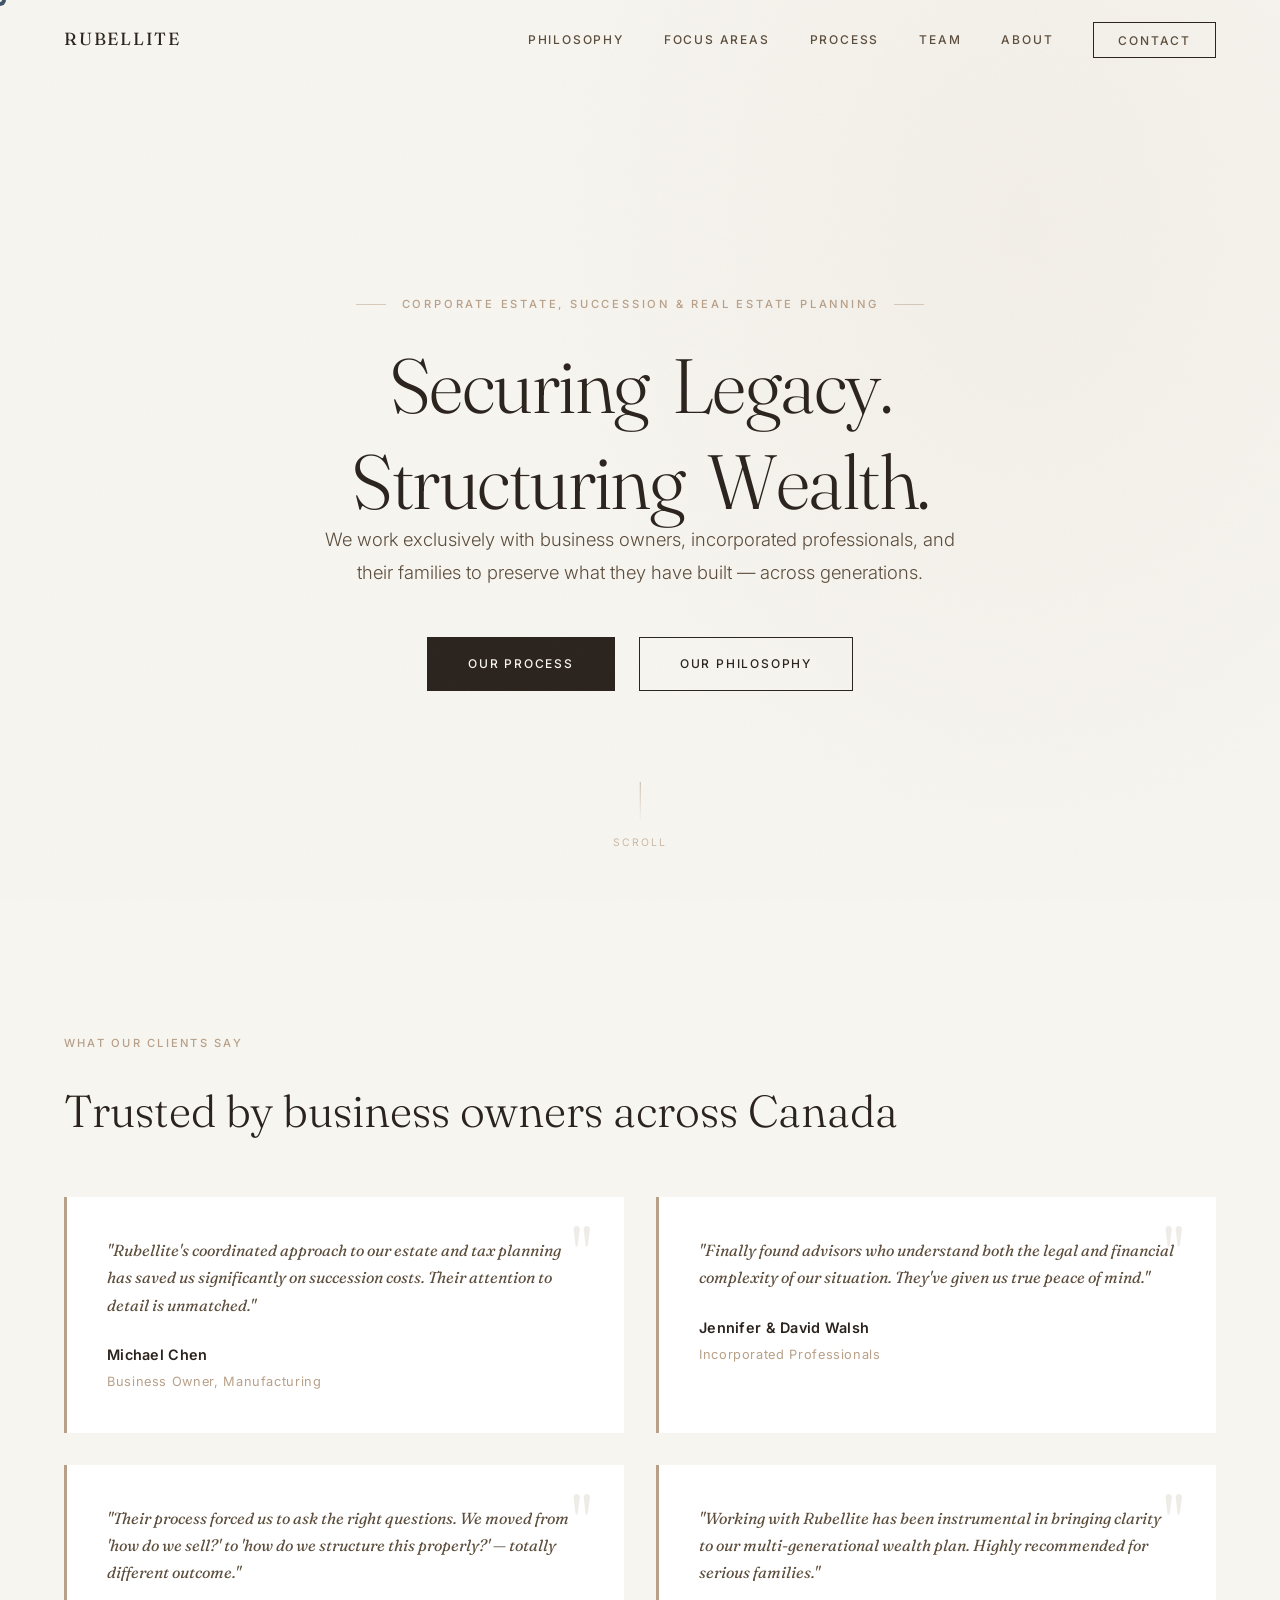
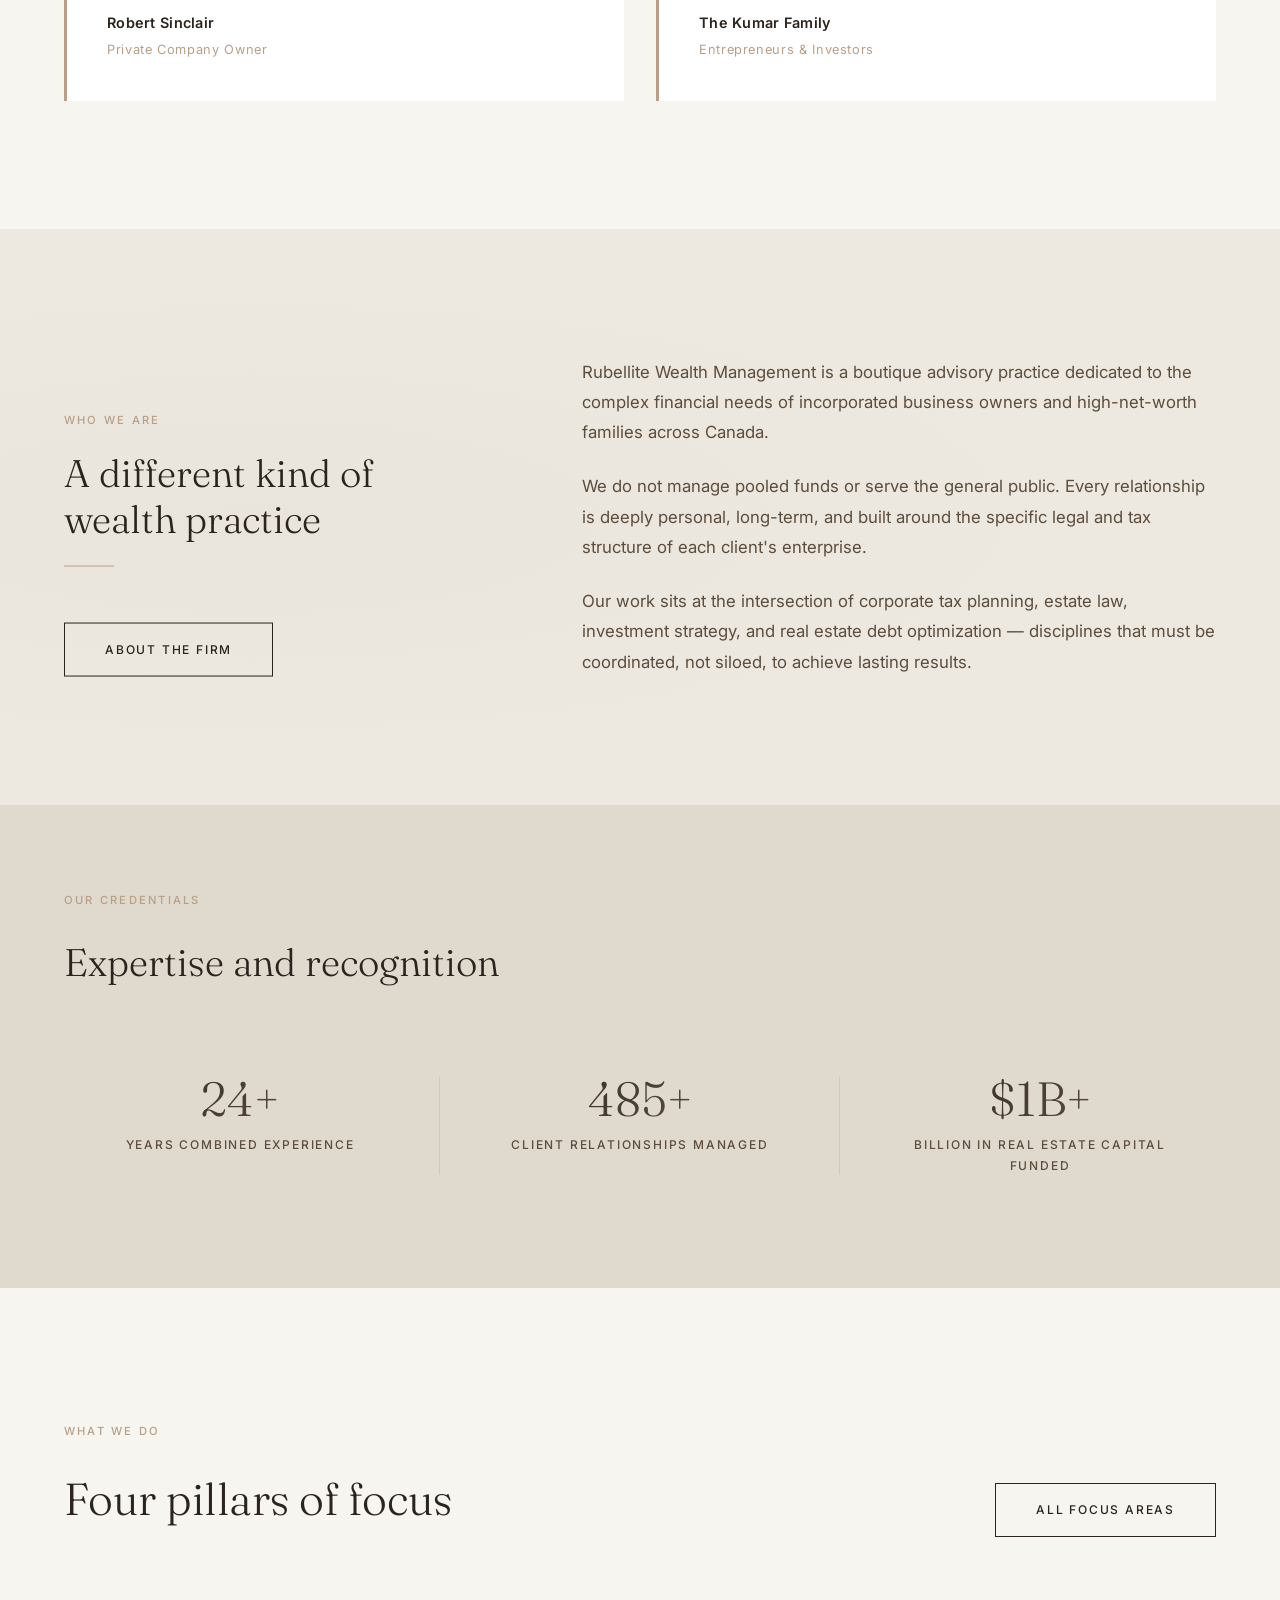
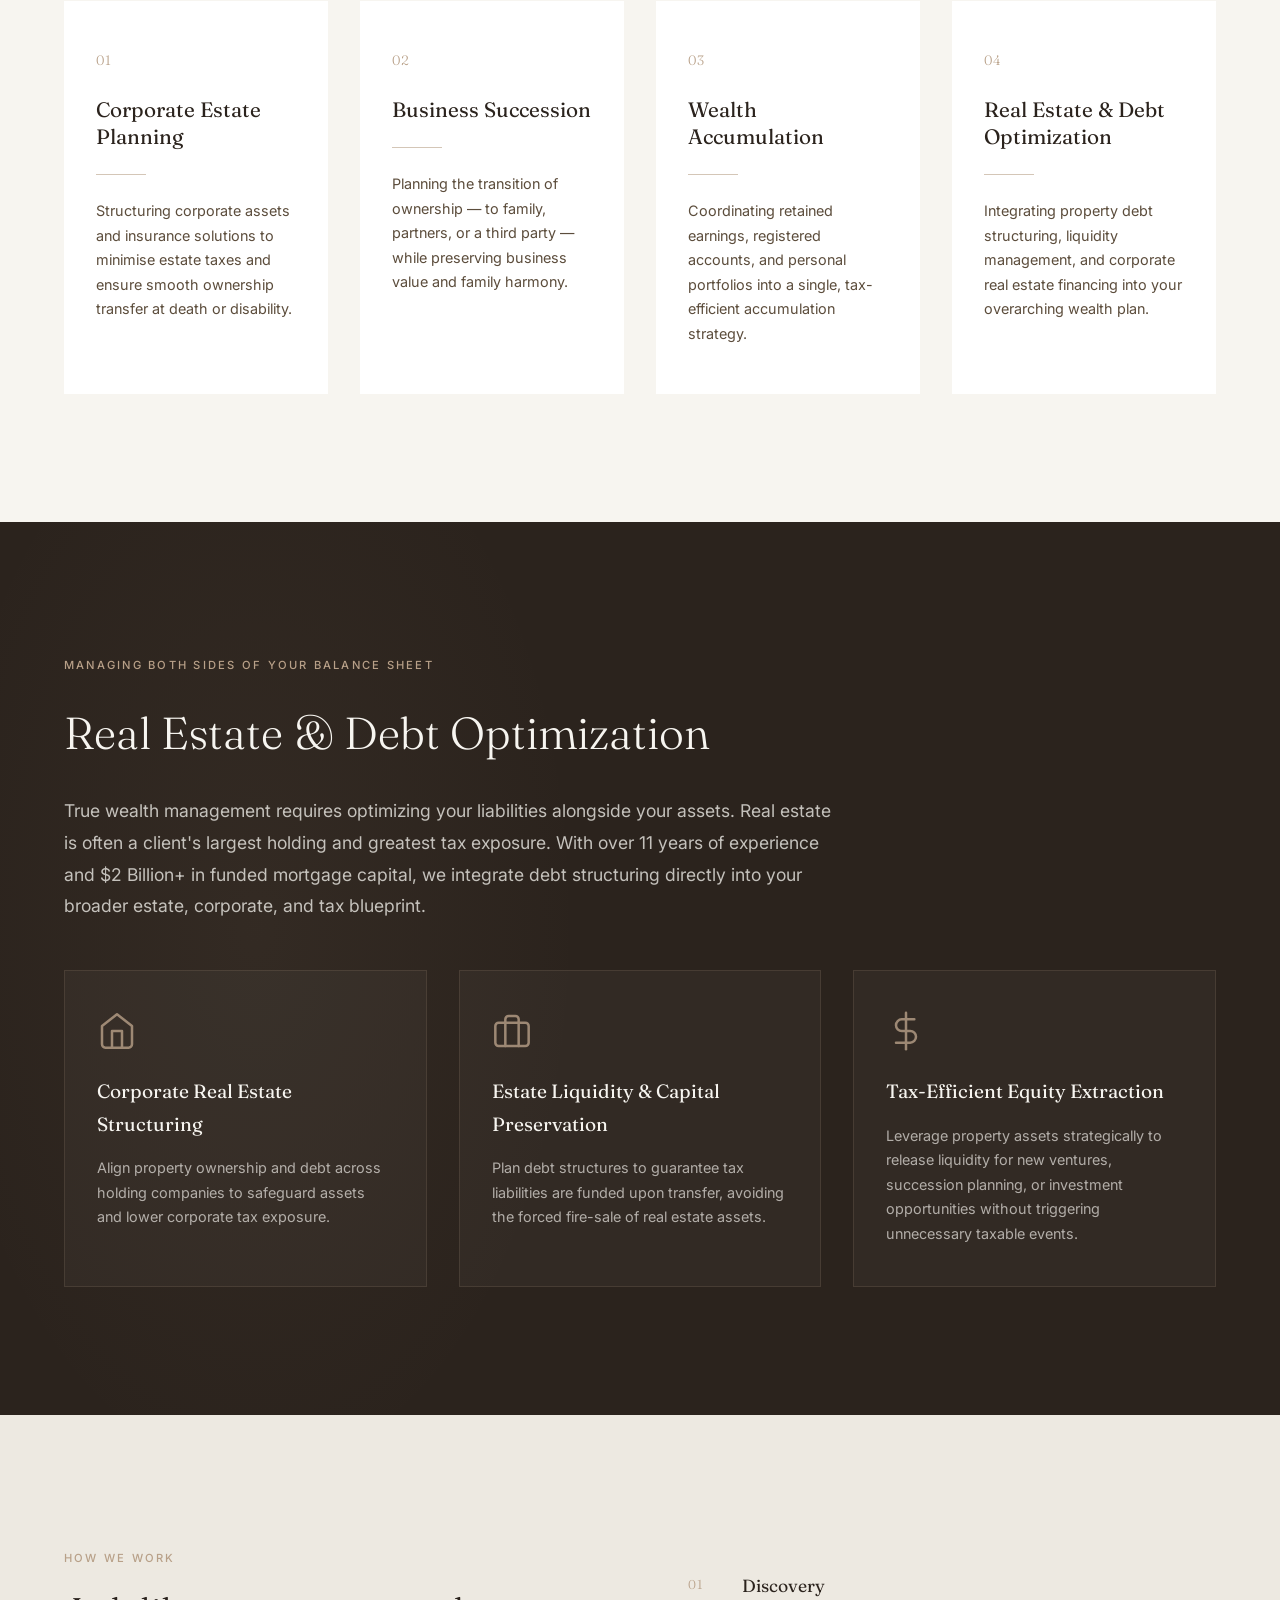
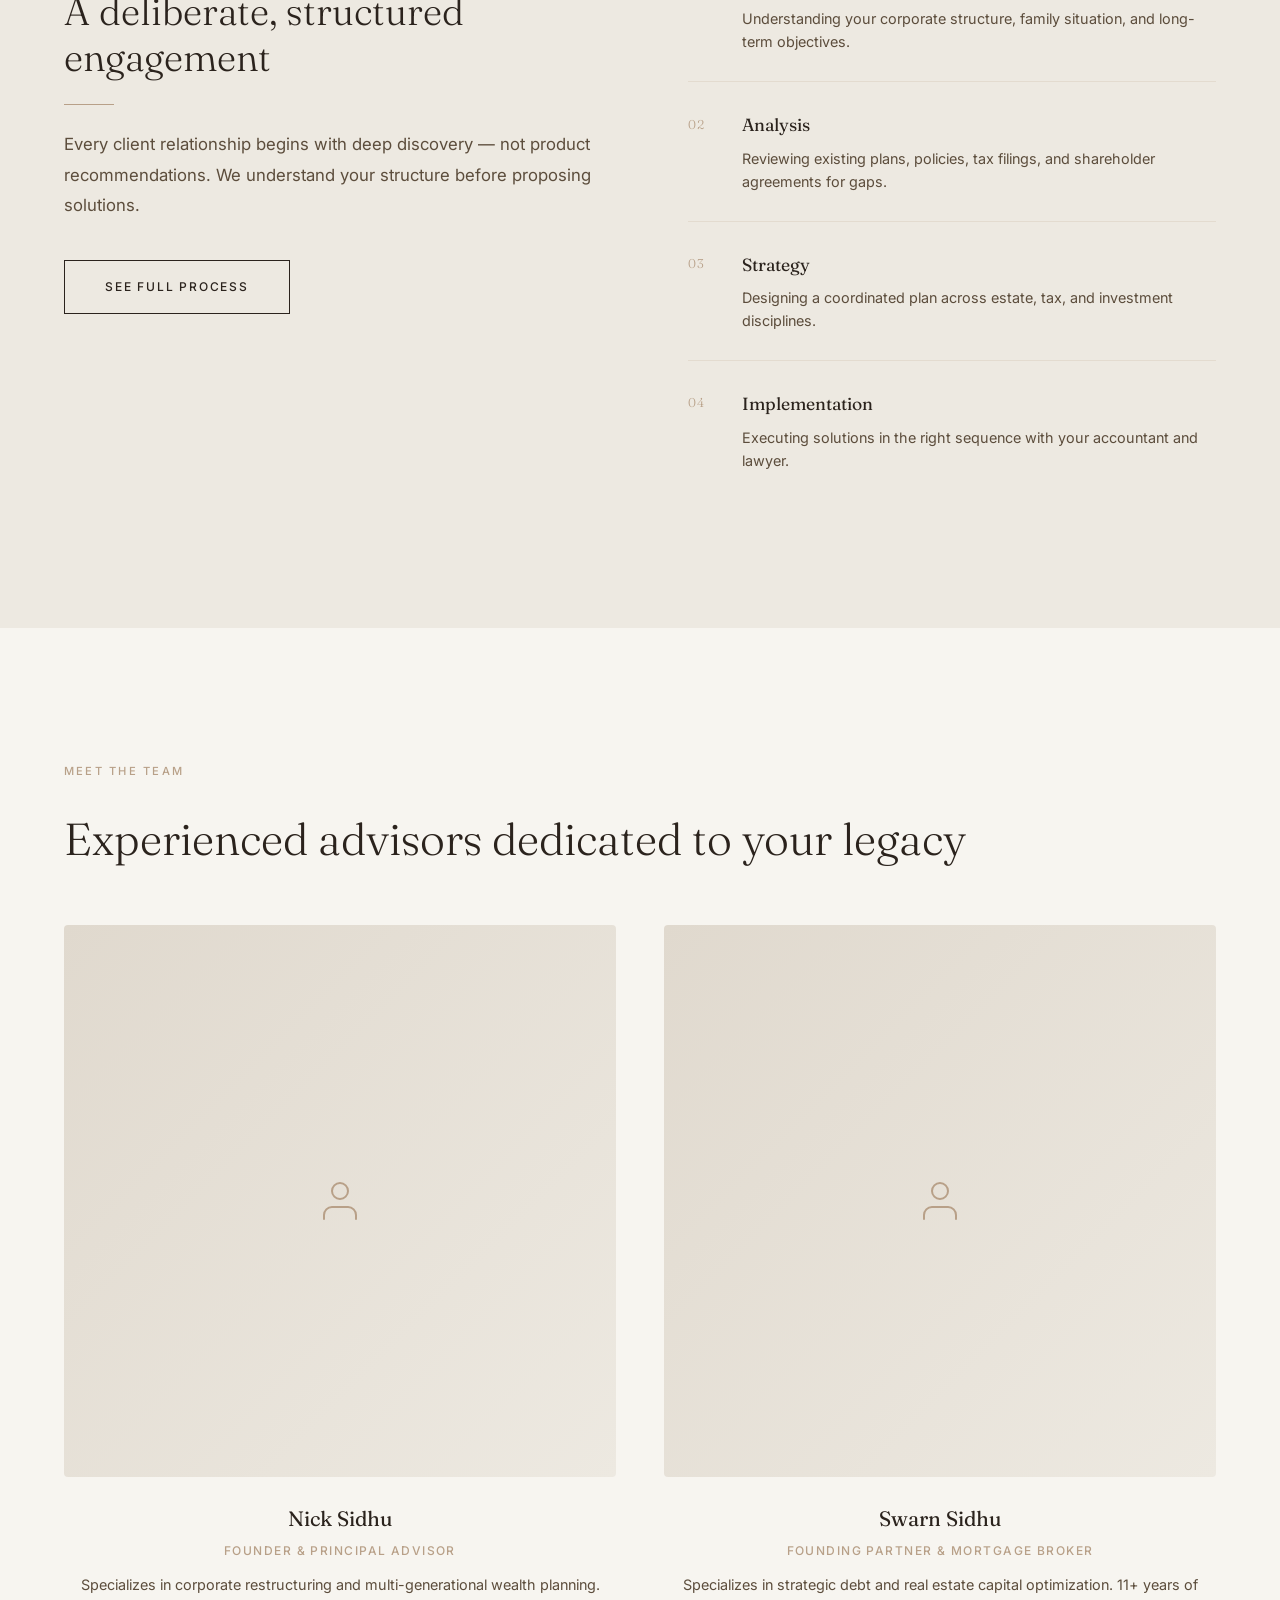
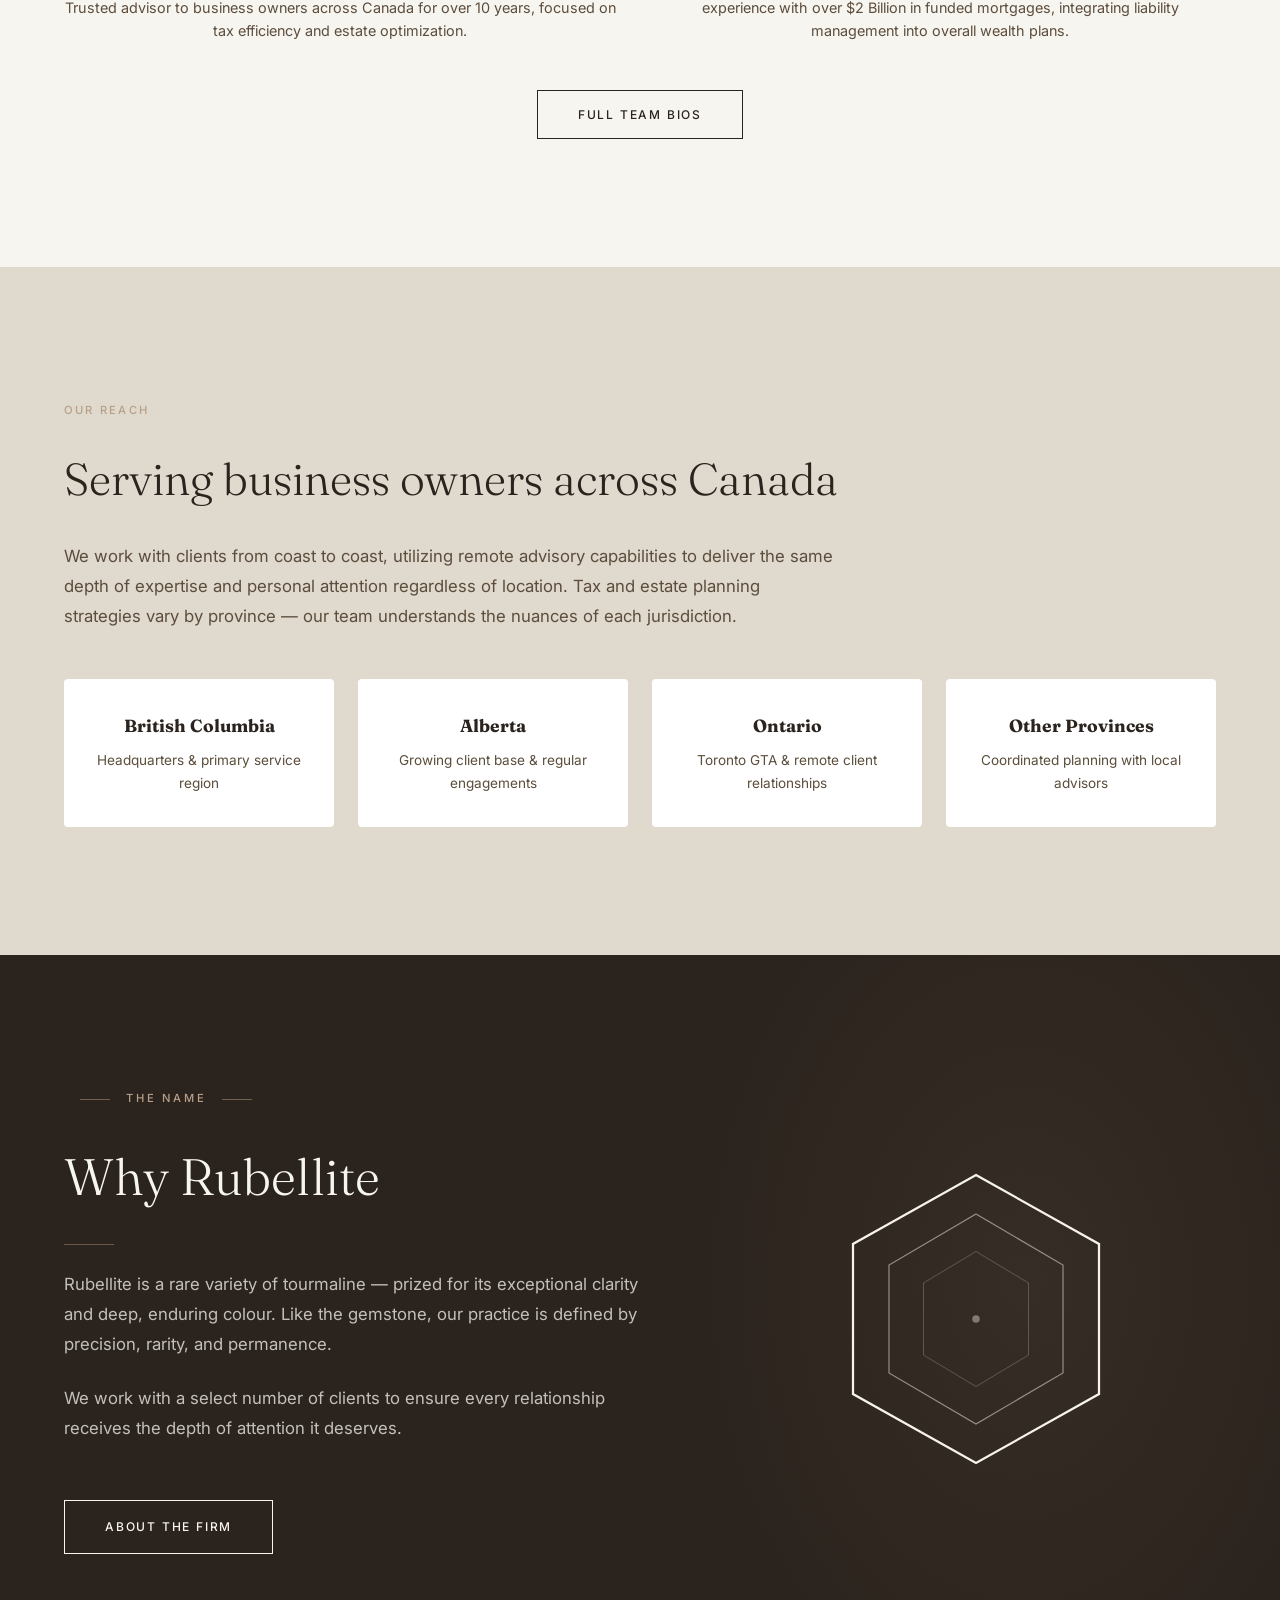
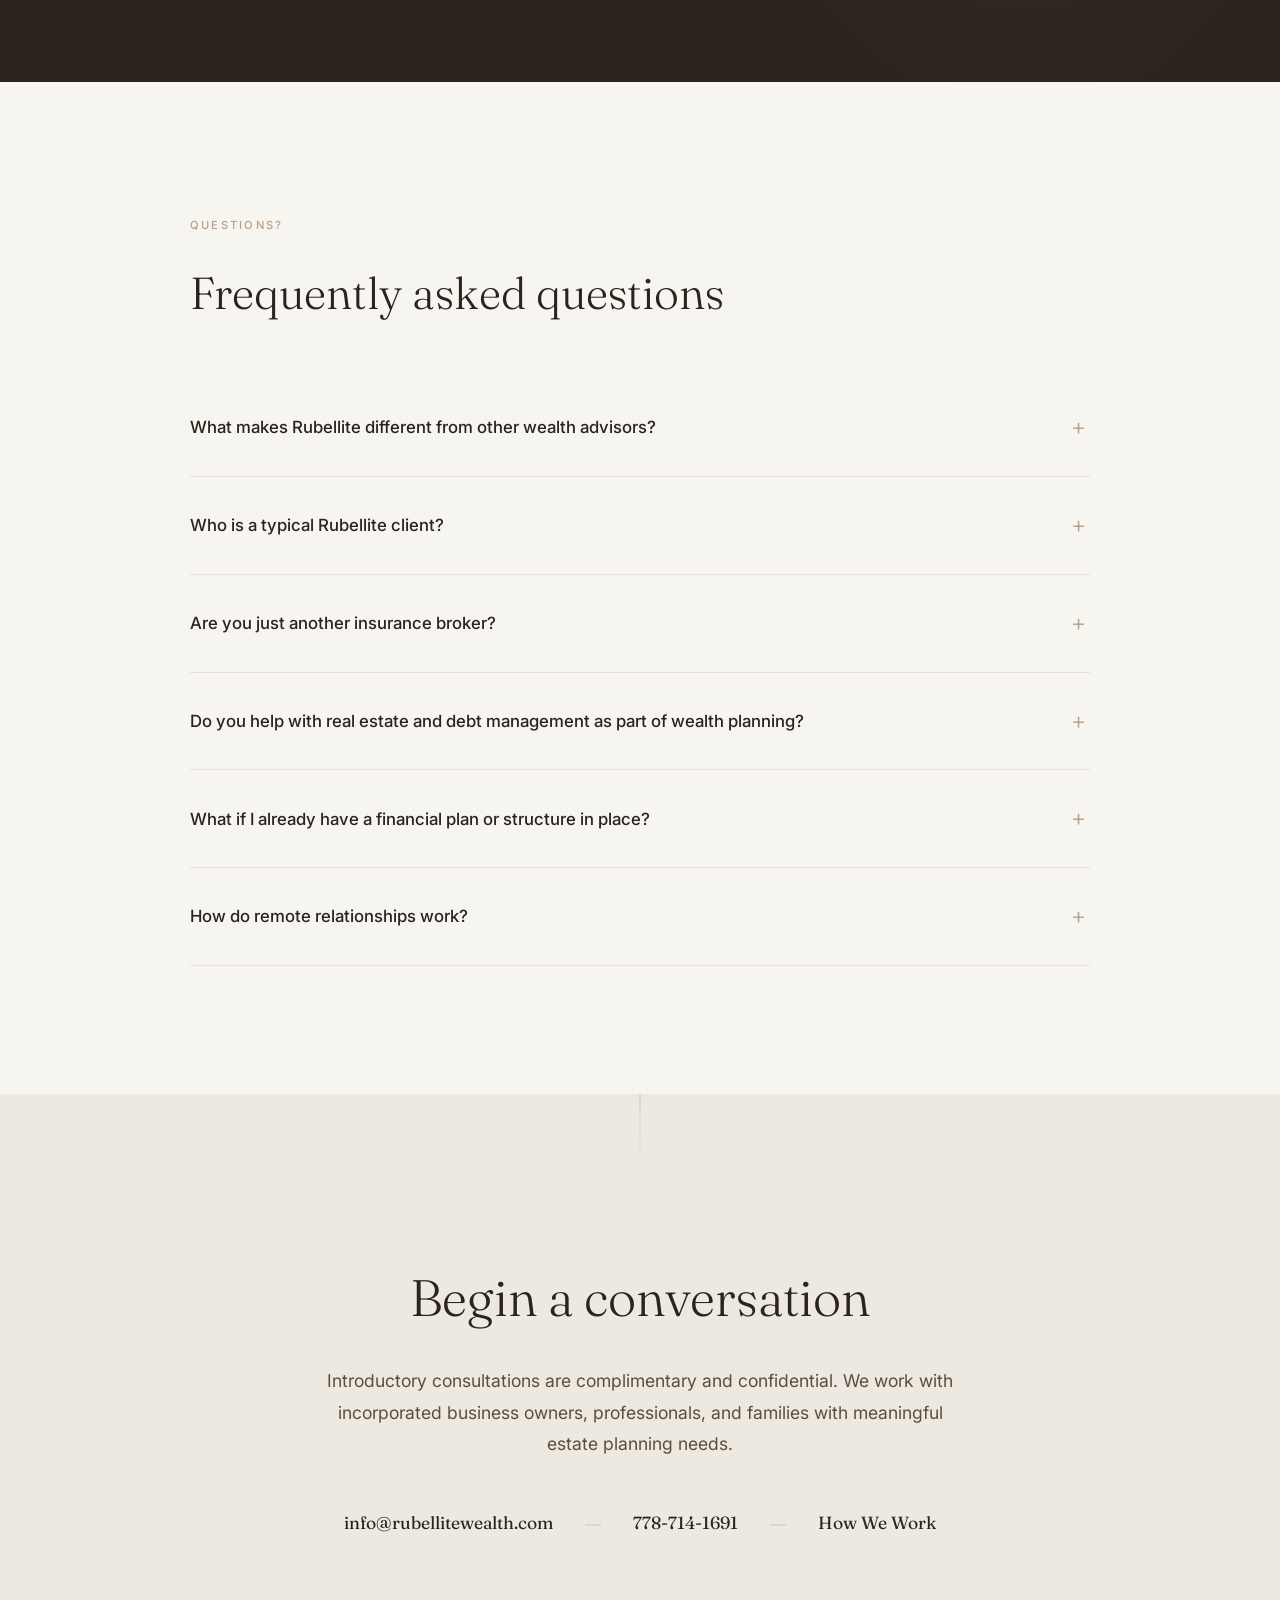
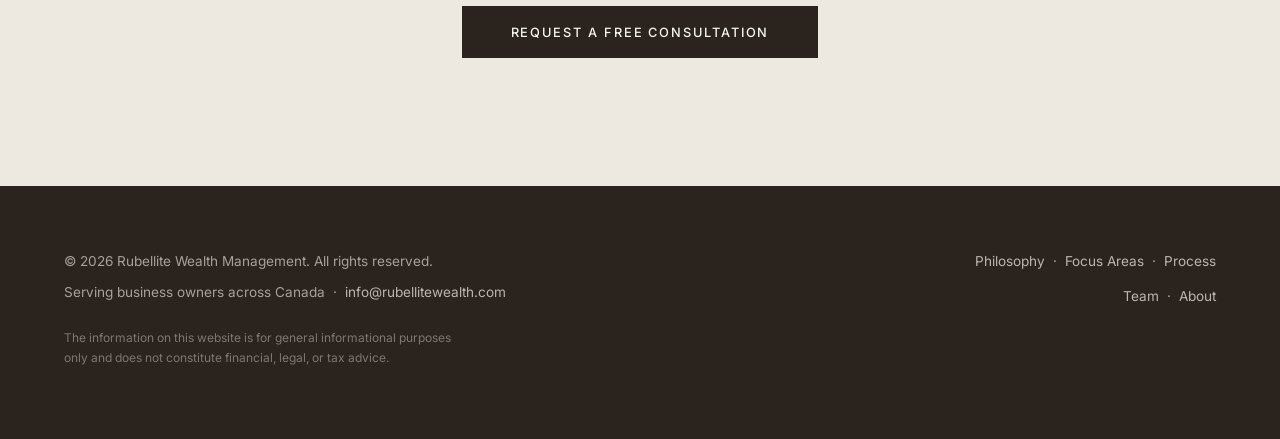
<file: public/index.html>
<!DOCTYPE html>
<html lang="en">
<head>
  <meta charset="utf-8">
  <meta name="viewport" content="width=device-width, initial-scale=1">
  <title>Rubellite Wealth Management | Corporate Estate, Succession & Real Estate Planning</title>
  <meta name="description" content="Rubellite Wealth Management specialises in corporate estate, succession planning, and real estate debt optimization for business owners across Canada. Securing legacy. Structuring wealth.">
  <link rel="preconnect" href="https://fonts.googleapis.com">
  <link rel="preconnect" href="https://fonts.gstatic.com" crossorigin>
  <link href="https://fonts.googleapis.com/css2?family=Fraunces:opsz,wght@9..144,300;400;500;600&family=Inter:wght@300;400;500;600&display=swap" rel="stylesheet">
  <style>
    :root {
      --cream: #F7F5F0;
      --light-1: #EDE9E1;
      --light-2: #E0D9CE;
      --bright-1: #3C322A;
      --bright-2: #B8A088;
      --dark-1: #5C4D3C;
      --dark-2: #6B5C4A;
      --darkest: #2B231D;
      --accent-glow: rgba(184, 160, 136, 0.4);
      --font-display: 'Fraunces', Georgia, serif;
      --font-body: 'Inter', system-ui, sans-serif;
      --transition-smooth: cubic-bezier(0.25, 0.46, 0.45, 0.94);
      --transition-bounce: cubic-bezier(0.34, 1.56, 0.64, 1);
    }
    *, *::before, *::after { margin: 0; padding: 0; box-sizing: border-box; }
    html { scroll-behavior: smooth; font-size: 16px; }
    body {
      font-family: var(--font-body);
      background: var(--cream);
      color: var(--dark-1);
      line-height: 1.7;
      overflow-x: hidden;
      -webkit-font-smoothing: antialiased;
      -moz-osx-font-smoothing: grayscale;
    }
    ::selection { background: var(--bright-2); color: var(--darkest); }
    body::before {
      content: '';
      position: fixed;
      top: 0; left: 0;
      width: 100%; height: 100%;
      pointer-events: none;
      z-index: 9999;
      opacity: 0.025;
      background-image: url("data:image/svg+xml,%3Csvg viewBox='0 0 256 256' xmlns='http://www.w3.org/2000/svg'%3E%3Cfilter id='noise'%3E%3CfeTurbulence type='fractalNoise' baseFrequency='0.9' numOctaves='4' stitchTiles='stitch'/%3E%3C/filter%3E%3Crect width='100%25' height='100%25' filter='url(%23noise)'/%3E%3C/svg%3E");
      background-repeat: repeat;
      background-size: 256px 256px;
    }

    /* Page Loader */
    .page-loader {
      position: fixed;
      inset: 0;
      background: var(--darkest);
      z-index: 10000;
      display: flex;
      align-items: center;
      justify-content: center;
      flex-direction: column;
      gap: 2rem;
      transition: opacity 1.2s var(--transition-smooth), visibility 1.2s;
    }
    .page-loader.hidden {
      opacity: 0;
      visibility: hidden;
      pointer-events: none;
    }
    .loader-logo {
      font-family: var(--font-display);
      font-size: 1.4rem;
      font-weight: 400;
      color: var(--cream);
      letter-spacing: 0.2em;
      text-transform: uppercase;
      opacity: 0;
      animation: loaderFadeIn 0.8s ease forwards 0.2s;
      white-space: nowrap;
    }
    .loader-bar {
      width: 120px;
      height: 1px;
      background: rgba(184, 160, 136, 0.2);
      position: relative;
      overflow: hidden;
      opacity: 0;
      animation: loaderFadeIn 0.8s ease forwards 0.4s;
    }
    .loader-bar::after {
      content: '';
      position: absolute;
      left: -100%;
      top: 0;
      width: 100%;
      height: 100%;
      background: var(--bright-2);
      animation: loaderSlide 1.5s ease-in-out forwards 0.6s;
    }
    @keyframes loaderFadeIn { to { opacity: 1; } }
    @keyframes loaderSlide {
      0% { left: -100%; }
      50% { left: 0; }
      100% { left: 100%; }
    }

    /* Custom Cursor */
    .cursor {
      position: fixed;
      width: 12px;
      height: 12px;
      background: var(--bright-2);
      border-radius: 50%;
      pointer-events: none;
      z-index: 9998;
      mix-blend-mode: difference;
      transition: transform 0.15s ease, width 0.3s ease, height 0.3s ease;
      transform: translate(-50%, -50%);
    }
    .cursor.hover {
      width: 40px;
      height: 40px;
      background: rgba(184, 160, 136, 0.3);
      mix-blend-mode: normal;
      border: 1px solid var(--bright-2);
    }
    .cursor-dot {
      position: fixed;
      width: 4px;
      height: 4px;
      background: var(--cream);
      border-radius: 50%;
      pointer-events: none;
      z-index: 9999;
      transform: translate(-50%, -50%);
    }
    @media (pointer: coarse) {
      .cursor, .cursor-dot { display: none; }
    }

    /* Navigation */
    .site-nav {
      position: fixed;
      top: 0; left: 0; right: 0;
      z-index: 1000;
      padding: 1.5rem 4rem;
      display: flex;
      align-items: center;
      justify-content: space-between;
      transition: background 0.6s ease, backdrop-filter 0.6s ease, padding 0.4s ease;
    }
    .site-nav.scrolled {
      background: rgba(247, 245, 240, 0.85);
      backdrop-filter: blur(20px) saturate(1.2);
      -webkit-backdrop-filter: blur(20px) saturate(1.2);
      padding: 1rem 4rem;
      box-shadow: 0 1px 0 rgba(60, 50, 42, 0.06);
    }
    .nav-logo {
      font-family: var(--font-display);
      font-size: 1.1rem;
      font-weight: 400;
      color: var(--darkest);
      text-decoration: none;
      letter-spacing: 0.1em;
      text-transform: uppercase;
      position: relative;
      transition: all 0.4s ease;
    }
    .nav-logo::after {
      content: '';
      position: absolute;
      bottom: -4px;
      left: 0;
      width: 0;
      height: 1px;
      background: var(--bright-2);
      transition: width 0.4s var(--transition-smooth);
    }
    .nav-logo:hover {
      color: var(--bright-2);
      text-shadow: 0 0 20px var(--accent-glow), 0 0 40px rgba(184, 160, 136, 0.2), 0 0 60px rgba(184, 160, 136, 0.1);
      transform: translateY(-1px);
    }
    .nav-logo:hover::after { width: 100%; }
    .nav-links {
      display: flex;
      list-style: none;
      gap: 2.5rem;
      align-items: center;
    }
    .nav-links a {
      font-family: var(--font-body);
      font-size: 0.75rem;
      font-weight: 500;
      letter-spacing: 0.15em;
      text-transform: uppercase;
      color: var(--dark-1);
      text-decoration: none;
      position: relative;
      padding: 0.25rem 0;
      transition: color 0.3s ease;
    }
    .nav-links a::after {
      content: '';
      position: absolute;
      bottom: 0;
      left: 50%;
      width: 0;
      height: 1px;
      background: var(--bright-2);
      transition: width 0.4s var(--transition-smooth), left 0.4s var(--transition-smooth);
    }
    .nav-links a:hover { color: var(--darkest); }
    .nav-links a:hover::after { width: 100%; left: 0; }
    .nav-cta {
      border: 1px solid var(--darkest);
      padding: 0.6rem 1.5rem !important;
      transition: all 0.4s ease !important;
    }
    .nav-cta::after { display: none !important; }
    .nav-cta:hover {
      background: var(--darkest) !important;
      color: var(--cream) !important;
      box-shadow: 0 4px 20px rgba(43, 35, 29, 0.2);
    }
    .nav-toggle {
      display: none;
      flex-direction: column;
      gap: 5px;
      background: none;
      border: none;
      cursor: pointer;
      padding: 0.5rem;
    }
    .nav-toggle span {
      display: block;
      width: 24px;
      height: 1.5px;
      background: var(--darkest);
      transition: all 0.4s ease;
    }
    .nav-toggle.active span:nth-child(1) { transform: rotate(45deg) translate(4px, 4px); }
    .nav-toggle.active span:nth-child(2) { opacity: 0; }
    .nav-toggle.active span:nth-child(3) { transform: rotate(-45deg) translate(5px, -5px); }
    @media (max-width: 900px) {
      .site-nav { padding: 1.25rem 1.5rem; }
      .site-nav.scrolled { padding: 1rem 1.5rem; }
      .nav-toggle { display: flex; }
      .nav-links {
        position: fixed;
        top: 0; right: -100%;
        width: 70%; max-width: 320px;
        height: 100vh;
        background: var(--cream);
        flex-direction: column;
        padding: 6rem 2rem 2rem;
        gap: 2rem;
        transition: right 0.6s var(--transition-smooth);
        box-shadow: -10px 0 40px rgba(0,0,0,0.1);
      }
      .nav-links.open { right: 0; }
      .nav-links a { font-size: 0.85rem; }
    }

    /* Reveal Animations */
    .reveal {
      opacity: 0;
      transform: translateY(40px);
      transition: opacity 0.9s var(--transition-smooth), transform 0.9s var(--transition-smooth);
    }
    .reveal.visible {
      opacity: 1;
      transform: translateY(0);
    }
    .reveal-delay-1 { transition-delay: 0.1s; }
    .reveal-delay-2 { transition-delay: 0.2s; }
    .reveal-delay-3 { transition-delay: 0.3s; }
    .reveal-delay-4 { transition-delay: 0.4s; }
    .reveal-delay-5 { transition-delay: 0.5s; }
    .reveal-left {
      opacity: 0;
      transform: translateX(-60px);
      transition: opacity 0.9s var(--transition-smooth), transform 0.9s var(--transition-smooth);
    }
    .reveal-left.visible { opacity: 1; transform: translateX(0); }
    .reveal-right {
      opacity: 0;
      transform: translateX(60px);
      transition: opacity 0.9s var(--transition-smooth), transform 0.9s var(--transition-smooth);
    }
    .reveal-right.visible { opacity: 1; transform: translateX(0); }
    .reveal-scale {
      opacity: 0;
      transform: scale(0.92);
      transition: opacity 0.9s var(--transition-smooth), transform 0.9s var(--transition-smooth);
    }
    .reveal-scale.visible { opacity: 1; transform: scale(1); }

    /* Cinematic Text Reveal */
    .cinematic-text {
      display: inline;
    }
    .cinematic-text .char {
      display: inline-block;
      opacity: 0;
      transform: translateY(20px);
      animation: charReveal 0.5s var(--transition-smooth) forwards;
    }
    .cinematic-text .char.space {
      width: 0.3em;
    }
    @keyframes charReveal {
      to { opacity: 1; transform: translateY(0); }
    }

    /* Hero */
    .hero {
      min-height: 100vh;
      display: flex;
      align-items: center;
      justify-content: center;
      position: relative;
      padding: 8rem 4rem 6rem;
      overflow: hidden;
      background: var(--cream);
    }
    .hero::before {
      content: '';
      position: absolute;
      top: -50%; right: -20%;
      width: 80%; height: 150%;
      background: radial-gradient(ellipse at center, rgba(184, 160, 136, 0.08) 0%, transparent 70%);
      pointer-events: none;
      animation: heroGlow 8s ease-in-out infinite alternate;
    }
    @keyframes heroGlow {
      0% { transform: scale(1) rotate(0deg); opacity: 0.6; }
      100% { transform: scale(1.1) rotate(5deg); opacity: 1; }
    }
    .hero-content {
      max-width: 900px;
      text-align: center;
      position: relative;
      z-index: 2;
    }
    .eyebrow {
      display: inline-block;
      font-family: var(--font-body);
      font-size: 0.7rem;
      font-weight: 500;
      letter-spacing: 0.25em;
      text-transform: uppercase;
      color: var(--bright-2);
      margin-bottom: 2rem;
      position: relative;
    }
    .eyebrow::before, .eyebrow::after {
      content: '';
      display: inline-block;
      width: 30px;
      height: 1px;
      background: var(--bright-2);
      vertical-align: middle;
      margin: 0 1rem;
      opacity: 0.5;
    }
    .hero h1 {
      font-family: var(--font-display);
      font-size: clamp(2.8rem, 6vw, 5rem);
      font-weight: 300;
      line-height: 1.05;
      color: var(--darkest);
      margin-bottom: 1.5rem;
      letter-spacing: -0.02em;
      min-height: 1.2em;
    }
    .hero-sub {
      font-size: 1.15rem;
      color: var(--dark-1);
      max-width: 60ch;
      margin: 0 auto 3rem;
      font-weight: 300;
      line-height: 1.8;
    }
    .hero-actions {
      display: flex;
      gap: 1.5rem;
      justify-content: center;
      flex-wrap: wrap;
    }
    .btn {
      display: inline-flex;
      align-items: center;
      gap: 0.75rem;
      font-family: var(--font-body);
      font-size: 0.75rem;
      font-weight: 500;
      letter-spacing: 0.15em;
      text-transform: uppercase;
      text-decoration: none;
      padding: 1rem 2.5rem;
      border: 1px solid var(--darkest);
      color: var(--darkest);
      background: transparent;
      cursor: pointer;
      position: relative;
      overflow: hidden;
      transition: all 0.5s var(--transition-smooth);
    }
    .btn::before {
      content: '';
      position: absolute;
      top: 0; left: -100%;
      width: 100%; height: 100%;
      background: var(--darkest);
      transition: left 0.5s var(--transition-smooth);
      z-index: -1;
    }
    .btn:hover {
      color: var(--cream);
      border-color: var(--darkest);
      transform: translateY(-2px);
      box-shadow: 0 10px 30px rgba(43, 35, 29, 0.15);
    }
    .btn:hover::before { left: 0; }
    .btn-filled {
      background: var(--darkest);
      color: var(--cream);
      border-color: var(--darkest);
    }
    .btn-filled::before { background: var(--bright-2); }
    .btn-filled:hover { color: var(--darkest); border-color: var(--bright-2); }
    .hero-scroll {
      position: absolute;
      bottom: 3rem;
      left: 50%;
      transform: translateX(-50%);
      display: flex;
      flex-direction: column;
      align-items: center;
      gap: 0.75rem;
      font-size: 0.65rem;
      letter-spacing: 0.2em;
      text-transform: uppercase;
      color: var(--bright-2);
      opacity: 0.7;
      animation: scrollBounce 2s ease-in-out infinite;
    }
    .scroll-line {
      width: 1px;
      height: 40px;
      background: linear-gradient(to bottom, var(--bright-2), transparent);
    }
    @keyframes scrollBounce {
      0%, 100% { transform: translateX(-50%) translateY(0); }
      50% { transform: translateX(-50%) translateY(8px); }
    }

    /* Section headers */
    .intro-label {
      display: inline-block;
      font-family: var(--font-body);
      font-size: 0.7rem;
      font-weight: 500;
      letter-spacing: 0.2em;
      text-transform: uppercase;
      color: var(--bright-2);
      margin-bottom: 1.25rem;
    }
    .divider {
      width: 50px;
      height: 1px;
      background: var(--bright-2);
      margin: 1.5rem 0;
      opacity: 0.6;
    }

    /* Testimonials */
    .testimonials-section {
      padding: 8rem 4rem;
      max-width: 1300px;
      margin: 0 auto;
    }
    .testimonials-section h2 {
      font-family: var(--font-display);
      font-size: clamp(1.8rem, 3.5vw, 2.8rem);
      font-weight: 300;
      color: var(--darkest);
      margin-bottom: 3rem;
    }
    .testimonials-grid {
      display: grid;
      grid-template-columns: repeat(2, 1fr);
      gap: 2rem;
    }
    .testimonial-card {
      background: white;
      padding: 2.5rem;
      border-left: 3px solid var(--bright-2);
      position: relative;
      transition: transform 0.5s var(--transition-smooth), box-shadow 0.5s var(--transition-smooth);
    }
    .testimonial-card::before {
      content: '"';
      position: absolute;
      top: 1.5rem; right: 2rem;
      font-family: var(--font-display);
      font-size: 4rem;
      color: var(--light-2);
      line-height: 1;
      opacity: 0.5;
      transition: opacity 0.4s ease, color 0.4s ease;
    }
    .testimonial-card:hover {
      transform: translateY(-6px);
      box-shadow: 0 20px 50px rgba(43, 35, 29, 0.08);
    }
    .testimonial-card:hover::before { opacity: 0.8; color: var(--bright-2); }
    .testimonial-text {
      font-size: 1rem;
      font-style: italic;
      color: var(--dark-1);
      margin-bottom: 1.5rem;
      line-height: 1.7;
      font-family: var(--font-display);
    }
    .testimonial-author {
      font-weight: 600;
      color: var(--darkest);
      font-size: 0.9rem;
      letter-spacing: 0.02em;
    }
    .testimonial-title {
      font-size: 0.8rem;
      color: var(--bright-2);
      margin-top: 0.25rem;
      letter-spacing: 0.05em;
    }

    /* Intro Section */
    .intro {
      padding: 8rem 4rem;
      background: var(--light-1);
      position: relative;
      overflow: hidden;
    }
    .intro::before {
      content: '';
      position: absolute;
      top: 0; left: 0;
      width: 100%; height: 100%;
      background: radial-gradient(ellipse at 20% 50%, rgba(184, 160, 136, 0.06) 0%, transparent 60%);
      pointer-events: none;
    }
    .intro-grid {
      max-width: 1300px;
      margin: 0 auto;
      display: grid;
      grid-template-columns: 1fr 1.5fr;
      gap: 6rem;
      align-items: start;
      position: relative;
      z-index: 1;
    }
    .intro-left { position: sticky; top: 120px; }
    .intro-left h2 {
      font-family: var(--font-display);
      font-size: clamp(1.8rem, 3vw, 2.6rem);
      font-weight: 300;
      color: var(--darkest);
      line-height: 1.2;
    }
    .intro-right p {
      font-size: 1.05rem;
      color: var(--dark-1);
      margin-bottom: 1.5rem;
      line-height: 1.8;
    }
    .intro-right p:last-child { margin-bottom: 0; }

    /* Credentials */
    .credentials-section {
      padding: 5rem 4rem;
      background: var(--light-2);
    }
    .credentials-inner { max-width: 1300px; margin: 0 auto; }
    .credentials-section h2 {
      font-family: var(--font-display);
      font-size: clamp(1.6rem, 3vw, 2.4rem);
      font-weight: 300;
      color: var(--darkest);
    }
    .credentials-grid {
      display: grid;
      grid-template-columns: repeat(3, 1fr);
      gap: 3rem;
      margin-top: 3rem;
    }
    .credential-item {
      text-align: center;
      padding: 2rem;
      position: relative;
    }
    .credential-item::after {
      content: '';
      position: absolute;
      right: -1.5rem;
      top: 20%;
      height: 60%;
      width: 1px;
      background: rgba(184, 160, 136, 0.3);
    }
    .credential-item:last-child::after { display: none; }
    .credential-stat {
      font-size: 3rem;
      font-weight: 300;
      color: var(--darkest);
      font-family: var(--font-display);
      line-height: 1;
      margin-bottom: 0.75rem;
      background: linear-gradient(135deg, var(--darkest), var(--dark-2));
      -webkit-background-clip: text;
      -webkit-text-fill-color: transparent;
      background-clip: text;
    }
    .credential-label {
      font-size: 0.75rem;
      color: var(--dark-1);
      letter-spacing: 0.15em;
      text-transform: uppercase;
      font-weight: 500;
    }

    /* Focus Section */
    .focus-section {
      padding: 8rem 4rem;
      background: var(--cream);
    }
    .focus-section .inner { max-width: 1300px; margin: 0 auto; }
    .focus-header {
      display: flex;
      justify-content: space-between;
      align-items: flex-end;
      margin-bottom: 4rem;
      flex-wrap: wrap;
      gap: 2rem;
    }
    .focus-header h2 {
      font-family: var(--font-display);
      font-size: clamp(1.8rem, 3.5vw, 2.8rem);
      font-weight: 300;
      color: var(--darkest);
    }
    .focus-grid {
      display: grid;
      grid-template-columns: repeat(2, 1fr);
      gap: 2rem;
    }
    @media (min-width: 1024px) {
      .focus-grid {
        grid-template-columns: repeat(4, 1fr);
      }
    }
    .focus-card {
      background: white;
      padding: 3rem 2rem;
      position: relative;
      overflow: hidden;
      transition: transform 0.6s var(--transition-smooth), box-shadow 0.6s var(--transition-smooth);
      cursor: default;
    }
    .focus-card::before {
      content: '';
      position: absolute;
      top: 0; left: 0;
      width: 100%; height: 3px;
      background: linear-gradient(90deg, var(--bright-2), var(--light-2));
      transform: scaleX(0);
      transform-origin: left;
      transition: transform 0.6s var(--transition-smooth);
    }
    .focus-card:hover {
      transform: translateY(-8px);
      box-shadow: 0 25px 60px rgba(43, 35, 29, 0.1);
    }
    .focus-card:hover::before { transform: scaleX(1); }
    .card-num {
      font-family: var(--font-display);
      font-size: 0.85rem;
      font-weight: 300;
      color: var(--bright-2);
      letter-spacing: 0.1em;
      margin-bottom: 1.5rem;
    }
    .focus-card h3 {
      font-family: var(--font-display);
      font-size: 1.3rem;
      font-weight: 400;
      color: var(--darkest);
      margin-bottom: 1rem;
      line-height: 1.3;
    }
    .focus-card p {
      font-size: 0.9rem;
      color: var(--dark-1);
      line-height: 1.7;
    }

    /* Real Estate Service Section */
    .re-service-section {
      padding: 8rem 4rem;
      background: var(--darkest);
      color: var(--cream);
      position: relative;
      overflow: hidden;
    }
    .re-service-section::before {
      content: '';
      position: absolute;
      top: -30%; left: -10%;
      width: 60%; height: 150%;
      background: radial-gradient(ellipse at center, rgba(184, 160, 136, 0.06) 0%, transparent 60%);
      pointer-events: none;
      animation: gemPulse 6s ease-in-out infinite alternate;
    }
    .re-service-inner {
      max-width: 1300px;
      margin: 0 auto;
      position: relative;
      z-index: 1;
    }
    .re-service-section .intro-label {
      color: var(--bright-2);
    }
    .re-service-section h2 {
      font-family: var(--font-display);
      font-size: clamp(1.8rem, 3.5vw, 2.8rem);
      font-weight: 300;
      color: var(--cream);
      margin-bottom: 1.5rem;
    }
    .re-service-section .lead {
      color: rgba(247, 245, 240, 0.75);
      font-size: 1.1rem;
      max-width: 70ch;
      line-height: 1.8;
      margin-bottom: 3rem;
    }
    .re-service-grid {
      display: grid;
      grid-template-columns: repeat(3, 1fr);
      gap: 2rem;
    }
    .re-service-card {
      background: rgba(255,255,255,0.03);
      border: 1px solid rgba(184, 160, 136, 0.15);
      padding: 2.5rem 2rem;
      transition: all 0.5s var(--transition-smooth);
    }
    .re-service-card:hover {
      background: rgba(255,255,255,0.06);
      border-color: rgba(184, 160, 136, 0.3);
      transform: translateY(-4px);
    }
    .re-service-card h4 {
      font-family: var(--font-display);
      font-size: 1.2rem;
      font-weight: 400;
      color: var(--cream);
      margin-bottom: 1rem;
    }
    .re-service-card p {
      color: rgba(247, 245, 240, 0.65);
      font-size: 0.9rem;
      line-height: 1.7;
    }
    .re-service-card .re-icon {
      width: 40px;
      height: 40px;
      color: var(--bright-2);
      margin-bottom: 1.5rem;
      opacity: 0.8;
    }

    /* Process Preview */
    .process-preview {
      padding: 8rem 4rem;
      background: var(--light-1);
      position: relative;
    }
    .process-preview-grid {
      max-width: 1300px;
      margin: 0 auto;
      display: grid;
      grid-template-columns: 1fr 1fr;
      gap: 6rem;
      align-items: start;
    }
    .process-preview h2 {
      font-family: var(--font-display);
      font-size: clamp(1.8rem, 3vw, 2.6rem);
      font-weight: 300;
      color: var(--darkest);
      line-height: 1.2;
      margin-bottom: 1.5rem;
    }
    .process-preview p {
      color: var(--dark-1);
      font-size: 1.05rem;
      line-height: 1.8;
    }
    .step-mini {
      display: flex;
      gap: 1.5rem;
      padding: 1.75rem 0;
      border-bottom: 1px solid rgba(184, 160, 136, 0.2);
      transition: padding-left 0.4s ease;
    }
    .step-mini:hover { padding-left: 1rem; }
    .step-mini:last-child { border-bottom: none; }
    .step-mini-num {
      font-family: var(--font-display);
      font-size: 0.8rem;
      font-weight: 300;
      color: var(--bright-2);
      letter-spacing: 0.1em;
      min-width: 30px;
      padding-top: 0.2rem;
    }
    .step-mini h4 {
      font-family: var(--font-display);
      font-size: 1.1rem;
      font-weight: 400;
      color: var(--darkest);
      margin-bottom: 0.4rem;
    }
    .step-mini p {
      font-size: 0.9rem;
      color: var(--dark-1);
      line-height: 1.6;
    }

    /* Team Preview */
    .team-preview {
      padding: 8rem 4rem;
      max-width: 1300px;
      margin: 0 auto;
    }
    .team-preview h2 {
      font-family: var(--font-display);
      font-size: clamp(1.8rem, 3.5vw, 2.8rem);
      font-weight: 300;
      color: var(--darkest);
      margin-bottom: 3rem;
    }
    .team-grid {
      display: grid;
      grid-template-columns: repeat(2, 1fr);
      gap: 3rem;
    }
    .team-card {
      text-align: center;
      position: relative;
    }
    .team-card-img {
      width: 100%;
      aspect-ratio: 1;
      background: linear-gradient(135deg, var(--light-2), var(--light-1));
      border-radius: 4px;
      margin-bottom: 1.5rem;
      display: flex;
      align-items: center;
      justify-content: center;
      color: var(--bright-2);
      overflow: hidden;
      position: relative;
      transition: transform 0.6s var(--transition-smooth), box-shadow 0.6s var(--transition-smooth);
    }
    .team-card-img::after {
      content: '';
      position: absolute;
      inset: 0;
      background: linear-gradient(135deg, transparent 40%, rgba(184, 160, 136, 0.15) 100%);
      opacity: 0;
      transition: opacity 0.5s ease;
    }
    .team-card:hover .team-card-img {
      transform: translateY(-6px);
      box-shadow: 0 20px 40px rgba(43, 35, 29, 0.1);
    }
    .team-card:hover .team-card-img::after { opacity: 1; }
    .team-card h3 {
      font-family: var(--font-display);
      font-size: 1.3rem;
      font-weight: 400;
      color: var(--darkest);
      margin-bottom: 0.3rem;
    }
    .team-card .title {
      font-size: 0.75rem;
      color: var(--bright-2);
      letter-spacing: 0.12em;
      text-transform: uppercase;
      font-weight: 500;
      margin-bottom: 0.75rem;
    }
    .team-card .bio {
      font-size: 0.9rem;
      color: var(--dark-1);
      line-height: 1.6;
    }

    /* Team Bios Full Page */
    .team-bios-section {
      padding: 8rem 4rem;
      background: var(--cream);
      display: none;
    }
    .team-bios-section.active {
      display: block;
    }
    .team-bios-inner {
      max-width: 1100px;
      margin: 0 auto;
    }
    .team-bios-section h2 {
      font-family: var(--font-display);
      font-size: clamp(2rem, 4vw, 3.2rem);
      font-weight: 300;
      color: var(--darkest);
      margin-bottom: 1rem;
    }
    .bio-card {
      display: grid;
      grid-template-columns: 280px 1fr;
      gap: 4rem;
      margin-bottom: 5rem;
      padding-bottom: 5rem;
      border-bottom: 1px solid rgba(184, 160, 136, 0.2);
    }
    .bio-card:last-child {
      border-bottom: none;
      margin-bottom: 0;
      padding-bottom: 0;
    }
    .bio-photo {
      width: 100%;
      aspect-ratio: 1;
      background: linear-gradient(135deg, var(--light-2), var(--light-1));
      border-radius: 4px;
      display: flex;
      align-items: center;
      justify-content: center;
      color: var(--bright-2);
    }
    .bio-content h3 {
      font-family: var(--font-display);
      font-size: 1.8rem;
      font-weight: 400;
      color: var(--darkest);
      margin-bottom: 0.25rem;
    }
    .bio-content .role {
      font-size: 0.8rem;
      color: var(--bright-2);
      letter-spacing: 0.12em;
      text-transform: uppercase;
      font-weight: 500;
      margin-bottom: 0.5rem;
    }
    .bio-content .specialty {
      font-family: var(--font-display);
      font-size: 1.1rem;
      font-weight: 300;
      color: var(--dark-1);
      font-style: italic;
      margin-bottom: 1.5rem;
    }
    .bio-content p {
      font-size: 1rem;
      color: var(--dark-1);
      line-height: 1.8;
      margin-bottom: 1rem;
    }
    .bio-back {
      margin-top: 3rem;
      text-align: center;
    }

    /* Canada Service */
    .canada-service {
      padding: 8rem 4rem;
      background: var(--light-2);
    }
    .canada-service-inner { max-width: 1300px; margin: 0 auto; }
    .canada-service h2 {
      font-family: var(--font-display);
      font-size: clamp(1.8rem, 3.5vw, 2.8rem);
      font-weight: 300;
      color: var(--darkest);
      margin-bottom: 1.5rem;
    }
    .service-intro {
      font-size: 1.05rem;
      color: var(--dark-1);
      max-width: 70ch;
      margin-bottom: 3rem;
      line-height: 1.8;
    }
    .regions-grid {
      display: grid;
      grid-template-columns: repeat(4, 1fr);
      gap: 1.5rem;
    }
    .region-item {
      background: white;
      padding: 2rem 1.5rem;
      text-align: center;
      border-radius: 4px;
      transition: transform 0.5s var(--transition-smooth), box-shadow 0.5s var(--transition-smooth);
      position: relative;
      overflow: hidden;
    }
    .region-item::before {
      content: '';
      position: absolute;
      bottom: 0; left: 0;
      width: 100%; height: 2px;
      background: var(--bright-2);
      transform: scaleX(0);
      transform-origin: center;
      transition: transform 0.5s var(--transition-smooth);
    }
    .region-item:hover {
      transform: translateY(-4px);
      box-shadow: 0 15px 40px rgba(43, 35, 29, 0.08);
    }
    .region-item:hover::before { transform: scaleX(1); }
    .region-item h3 {
      font-family: var(--font-display);
      font-size: 1.1rem;
      color: var(--darkest);
      margin-bottom: 0.5rem;
    }
    .region-item p {
      font-size: 0.85rem;
      color: var(--dark-1);
    }

    /* Gem Section */
    .gem-section {
      padding: 8rem 4rem;
      background: var(--darkest);
      color: var(--cream);
      position: relative;
      overflow: hidden;
    }
    .gem-section::before {
      content: '';
      position: absolute;
      top: -30%; right: -10%;
      width: 60%; height: 150%;
      background: radial-gradient(ellipse at center, rgba(184, 160, 136, 0.08) 0%, transparent 60%);
      pointer-events: none;
      animation: gemPulse 6s ease-in-out infinite alternate;
    }
    @keyframes gemPulse {
      0% { transform: scale(1); opacity: 0.5; }
      100% { transform: scale(1.15); opacity: 0.9; }
    }
    .gem-inner {
      max-width: 1300px;
      margin: 0 auto;
      display: grid;
      grid-template-columns: 1.2fr 1fr;
      gap: 6rem;
      align-items: center;
      position: relative;
      z-index: 1;
    }
    .gem-section .eyebrow {
      color: var(--bright-2);
      margin-bottom: 1.5rem;
    }
    .gem-section .eyebrow::before,
    .gem-section .eyebrow::after {
      background: var(--bright-2);
    }
    .gem-section h2 {
      font-family: var(--font-display);
      font-size: clamp(2rem, 4vw, 3.2rem);
      font-weight: 300;
      color: var(--cream);
      margin-bottom: 1.5rem;
    }
    .gem-section p {
      color: rgba(247, 245, 240, 0.75);
      font-size: 1.05rem;
      line-height: 1.8;
      margin-bottom: 1.5rem;
    }
    .gem-section .btn {
      border-color: var(--cream);
      color: var(--cream);
    }
    .gem-section .btn::before { background: var(--cream); }
    .gem-section .btn:hover { color: var(--darkest); }
    .gem-mark {
      display: flex;
      align-items: center;
      justify-content: center;
    }
    .gem-mark svg {
      width: 100%;
      max-width: 300px;
      animation: gemRotate 30s linear infinite;
    }
    @keyframes gemRotate {
      from { transform: rotate(0deg); }
      to { transform: rotate(360deg); }
    }

    /* FAQ Section */
    .faq-section {
      padding: 8rem 4rem;
      background: var(--cream);
    }
    .faq-inner { max-width: 900px; margin: 0 auto; }
    .faq-section h2 {
      font-family: var(--font-display);
      font-size: clamp(1.8rem, 3.5vw, 2.8rem);
      font-weight: 300;
      color: var(--darkest);
      margin-bottom: 3rem;
    }
    .faq-item {
      margin-bottom: 0;
      border-bottom: 1px solid rgba(184, 160, 136, 0.25);
      overflow: hidden;
    }
    .faq-question {
      font-size: 1.05rem;
      font-weight: 500;
      color: var(--darkest);
      cursor: pointer;
      display: flex;
      justify-content: space-between;
      align-items: center;
      user-select: none;
      padding: 1.75rem 0;
      transition: color 0.3s ease;
      position: relative;
    }
    .faq-question::before {
      content: '';
      position: absolute;
      bottom: 0; left: 0;
      width: 0; height: 1px;
      background: var(--bright-2);
      transition: width 0.5s var(--transition-smooth);
    }
    .faq-question:hover { color: var(--bright-2); }
    .faq-question:hover::before { width: 100%; }
    .faq-toggle {
      font-size: 1.5rem;
      font-weight: 300;
      color: var(--bright-2);
      transition: transform 0.5s var(--transition-bounce);
      min-width: 24px;
      text-align: center;
    }
    .faq-answer {
      max-height: 0;
      overflow: hidden;
      transition: max-height 0.6s var(--transition-smooth), padding 0.4s ease;
      color: var(--dark-1);
      line-height: 1.7;
    }
    .faq-answer p {
      padding-bottom: 1.75rem;
      font-size: 0.95rem;
    }
    .faq-item.active .faq-answer { max-height: 500px; }
    .faq-item.active .faq-toggle { transform: rotate(180deg); }

    /* Contact Section */
    .contact-section {
      padding: 8rem 4rem;
      background: var(--light-1);
      text-align: center;
      position: relative;
      overflow: hidden;
    }
    .contact-section::before {
      content: '';
      position: absolute;
      top: 0; left: 50%;
      transform: translateX(-50%);
      width: 1px;
      height: 80px;
      background: linear-gradient(to bottom, var(--bright-2), transparent);
      opacity: 0.5;
    }
    .contact-section h2 {
      font-family: var(--font-display);
      font-size: clamp(2rem, 4vw, 3.5rem);
      font-weight: 300;
      color: var(--darkest);
      margin-bottom: 1.5rem;
      margin-top: 2rem;
    }
    .contact-section .lead {
      font-size: 1.1rem;
      color: var(--dark-1);
      max-width: 60ch;
      margin: 0 auto 3rem;
      line-height: 1.8;
    }
    .contact-links {
      display: flex;
      gap: 2rem;
      justify-content: center;
      align-items: center;
      flex-wrap: wrap;
    }
    .contact-links a {
      font-family: var(--font-display);
      font-size: 1.1rem;
      color: var(--darkest);
      text-decoration: none;
      position: relative;
      padding-bottom: 0.25rem;
      transition: color 0.3s ease;
    }
    .contact-links a::after {
      content: '';
      position: absolute;
      bottom: 0; left: 0;
      width: 0; height: 1px;
      background: var(--bright-2);
      transition: width 0.4s var(--transition-smooth);
    }
    .contact-links a:hover { color: var(--bright-2); }
    .contact-links a:hover::after { width: 100%; }
    .contact-links span { color: rgba(184, 160, 136, 0.4); }

    /* Contact Form */
    .contact-form {
      max-width: 600px;
      margin: 0 auto;
      text-align: left;
    }
    .form-group {
      margin-bottom: 1.5rem;
    }
    .form-group label {
      display: block;
      font-family: var(--font-body);
      font-size: 0.75rem;
      font-weight: 500;
      letter-spacing: 0.1em;
      text-transform: uppercase;
      color: var(--darkest);
      margin-bottom: 0.5rem;
    }
    .form-group label .required {
      color: var(--bright-2);
    }
    .form-group input,
    .form-group select,
    .form-group textarea {
      width: 100%;
      padding: 1rem 1.25rem;
      border: 1px solid rgba(184, 160, 136, 0.4);
      background: white;
      font-family: var(--font-body);
      font-size: 0.95rem;
      color: var(--darkest);
      transition: border-color 0.3s ease, box-shadow 0.3s ease;
      outline: none;
    }
    .form-group input:focus,
    .form-group select:focus,
    .form-group textarea:focus {
      border-color: var(--bright-2);
      box-shadow: 0 0 0 3px rgba(184, 160, 136, 0.15);
    }
    .form-group input::placeholder,
    .form-group textarea::placeholder {
      color: rgba(92, 77, 60, 0.5);
      font-weight: 300;
    }
    .form-group select {
      cursor: pointer;
      appearance: none;
      background-image: url("data:image/svg+xml,%3Csvg xmlns='http://www.w3.org/2000/svg' width='12' height='12' viewBox='0 0 24 24' fill='none' stroke='%235C4D3C' stroke-width='2'%3E%3Cpath d='M6 9l6 6 6-6'/%3E%3C/svg%3E");
      background-repeat: no-repeat;
      background-position: right 1rem center;
    }
    .form-group textarea {
      min-height: 120px;
      resize: vertical;
    }
    .form-submit {
      width: 100%;
      margin-top: 0.5rem;
    }
    .form-privacy {
      text-align: center;
      margin-top: 1.25rem;
      font-size: 0.8rem;
      color: var(--dark-1);
      opacity: 0.7;
    }
    .form-success {
      display: none;
      text-align: center;
      padding: 3rem 2rem;
      background: white;
      border: 1px solid rgba(184, 160, 136, 0.3);
    }
    .form-success.visible { display: block; }
    .form-success h3 {
      font-family: var(--font-display);
      font-size: 1.6rem;
      font-weight: 400;
      color: var(--darkest);
      margin-bottom: 1rem;
    }
    .form-success p {
      font-size: 1rem;
      color: var(--dark-1);
      line-height: 1.7;
      max-width: 50ch;
      margin: 0 auto;
    }
    .form-success .success-icon {
      width: 48px;
      height: 48px;
      margin: 0 auto 1.5rem;
      color: var(--bright-2);
    }

    /* Modal */
    .modal-overlay {
      position: fixed;
      inset: 0;
      background: rgba(43, 35, 29, 0.6);
      backdrop-filter: blur(8px);
      -webkit-backdrop-filter: blur(8px);
      z-index: 2000;
      display: flex;
      align-items: center;
      justify-content: center;
      padding: 2rem;
      opacity: 0;
      visibility: hidden;
      transition: opacity 0.4s ease, visibility 0.4s ease;
    }
    .modal-overlay.active {
      opacity: 1;
      visibility: visible;
    }
    .modal-content {
      background: var(--cream);
      max-width: 560px;
      width: 100%;
      max-height: 90vh;
      overflow-y: auto;
      padding: 3rem;
      position: relative;
      transform: translateY(30px) scale(0.97);
      transition: transform 0.5s var(--transition-bounce);
    }
    .modal-overlay.active .modal-content {
      transform: translateY(0) scale(1);
    }
    .modal-close {
      position: absolute;
      top: 1.5rem;
      right: 1.5rem;
      width: 36px;
      height: 36px;
      background: none;
      border: 1px solid rgba(184, 160, 136, 0.4);
      cursor: pointer;
      display: flex;
      align-items: center;
      justify-content: center;
      transition: all 0.3s ease;
      color: var(--darkest);
    }
    .modal-close:hover {
      background: var(--darkest);
      color: var(--cream);
      border-color: var(--darkest);
    }
    .modal-content h3 {
      font-family: var(--font-display);
      font-size: 1.5rem;
      font-weight: 400;
      color: var(--darkest);
      margin-bottom: 2rem;
    }

    /* Footer */
    .site-footer {
      padding: 4rem;
      background: var(--darkest);
      color: var(--cream);
      display: grid;
      grid-template-columns: 2fr 1fr;
      gap: 4rem;
    }
    .site-footer p {
      color: rgba(247, 245, 240, 0.6);
      font-size: 0.85rem;
      margin-bottom: 0.5rem;
    }
    .site-footer a {
      color: rgba(247, 245, 240, 0.7);
      text-decoration: none;
      transition: color 0.3s ease;
    }
    .site-footer a:hover { color: var(--bright-2); }
    .footer-disclaimer {
      margin-top: 1.5rem;
      font-size: 0.75rem !important;
      color: rgba(247, 245, 240, 0.4) !important;
      max-width: 50ch;
      line-height: 1.6;
    }
    .footer-right { text-align: right; }
    .footer-right p { margin-bottom: 0.75rem; }

    /* Responsive */
    @media (max-width: 1024px) {
      .testimonials-grid { grid-template-columns: repeat(2, 1fr); }
      .focus-grid { grid-template-columns: repeat(2, 1fr); }
      .team-grid { grid-template-columns: repeat(2, 1fr); }
      .re-service-grid { grid-template-columns: 1fr; }
      .regions-grid { grid-template-columns: repeat(2, 1fr); }
      .intro-grid, .process-preview-grid, .gem-inner {
        grid-template-columns: 1fr;
        gap: 3rem;
      }
      .intro-left { position: relative; top: 0; }
      .bio-card { grid-template-columns: 1fr; gap: 2rem; }
      .bio-photo { max-width: 280px; margin: 0 auto; }
    }
    @media (max-width: 768px) {
      .hero { padding: 7rem 1.5rem 5rem; }
      .testimonials-section, .intro, .credentials-section, .focus-section,
      .process-preview, .team-preview, .canada-service, .gem-section,
      .faq-section, .contact-section, .re-service-section, .team-bios-section { padding: 5rem 1.5rem; }
      .testimonials-grid, .focus-grid, .team-grid, .credentials-grid, .regions-grid { grid-template-columns: 1fr; }
      .credential-item::after { display: none; }
      .site-footer {
        grid-template-columns: 1fr;
        text-align: center;
        gap: 2rem;
      }
      .footer-right { text-align: center; }
      .hero-actions { flex-direction: column; align-items: center; }
      .btn { width: 100%; max-width: 280px; justify-content: center; }
      .contact-links { flex-direction: column; gap: 1rem; }
      .focus-header { flex-direction: column; align-items: flex-start; }
      .modal-content { padding: 2rem 1.5rem; }
      .contact-form { max-width: 100%; }
    }

    /* Smooth scrollbar */
    ::-webkit-scrollbar { width: 8px; }
    ::-webkit-scrollbar-track { background: var(--cream); }
    ::-webkit-scrollbar-thumb { background: var(--light-2); border-radius: 4px; }
    ::-webkit-scrollbar-thumb:hover { background: var(--bright-2); }
  </style>
<base target="_blank">
</head>
<body>

  <!-- Page Loader -->
  <div class="page-loader" id="pageLoader">
    <div class="loader-logo">Rubellite Wealth</div>
    <div class="loader-bar"></div>
  </div>

  <!-- Custom Cursor -->
  <div class="cursor" id="cursor"></div>
  <div class="cursor-dot" id="cursorDot"></div>

  <!-- Modal -->
  <div class="modal-overlay" id="modalOverlay">
    <div class="modal-content">
      <button class="modal-close" id="modalClose" aria-label="Close modal">
        <svg width="16" height="16" viewBox="0 0 24 24" fill="none" stroke="currentColor" stroke-width="2" stroke-linecap="round"><line x1="18" y1="6" x2="6" y2="18"></line><line x1="6" y1="6" x2="18" y2="18"></line></svg>
      </button>
      <h3>Request a Free Consultation</h3>
      <form class="contact-form" id="modalForm">
        <div class="form-group">
          <label>Full Name <span class="required">*</span></label>
          <input type="text" name="name" placeholder="Your full name" required>
        </div>
        <div class="form-group">
          <label>Email Address <span class="required">*</span></label>
          <input type="email" name="email" placeholder="you@example.com" required>
        </div>
        <div class="form-group">
          <label>Phone Number</label>
          <input type="tel" name="phone" placeholder="(Optional)">
        </div>
        <div class="form-group">
          <label>Primary Area of Focus</label>
          <select name="focus">
            <option value="" disabled selected>Select an area...</option>
            <option value="corporate">Corporate & Tax Strategy</option>
            <option value="wealth">Personal Wealth Building</option>
            <option value="audit">Existing Structure Audit / Second Opinion</option>
            <option value="general">General Inquiry</option>
          </select>
        </div>
        <div class="form-group">
          <label>How can we help?</label>
          <textarea name="message" placeholder="Tell us a bit about where you are today or what you're looking to achieve..."></textarea>
        </div>
        <button type="submit" class="btn btn-filled form-submit">Submit Request</button>
        <p class="form-privacy">Your information is 100% confidential and will never be shared.</p>
      </form>
      <div class="form-success" id="modalSuccess">
        <div class="success-icon">
          <svg viewBox="0 0 24 24" fill="none" stroke="currentColor" stroke-width="1.5" stroke-linecap="round" stroke-linejoin="round"><path d="M22 11.08V12a10 10 0 1 1-5.93-9.14"></path><polyline points="22 4 12 14.01 9 11.01"></polyline></svg>
        </div>
        <h3>Thank you for connecting with us.</h3>
        <p>We have received your details and will be in touch within one business day to discuss next steps for your complimentary consultation.</p>
      </div>
    </div>
  </div>

  <!-- Navigation -->
  <nav class="site-nav" id="siteNav">
    <a href="#" class="nav-logo" aria-label="Rubellite Wealth Management home">Rubellite</a>
    <button class="nav-toggle" id="navToggle" aria-label="Toggle navigation" aria-expanded="false">
      <span></span><span></span><span></span>
    </button>
    <ul class="nav-links" id="navLinks" role="list">
      <li><a href="#philosophy">Philosophy</a></li>
      <li><a href="#focus">Focus Areas</a></li>
      <li><a href="#process">Process</a></li>
      <li><a href="#team">Team</a></li>
      <li><a href="#about">About</a></li>
      <li><a href="#contact" class="nav-cta">Contact</a></li>
    </ul>
  </nav>

  <main>
    <!-- Hero Section -->
    <section class="hero" aria-label="Introduction">
      <div class="hero-content">
        <span class="eyebrow reveal">Corporate Estate, Succession & Real Estate Planning</span>
        <h1 class="reveal reveal-delay-1" id="heroHeadline">Securing Legacy.<br>Structuring Wealth.</h1>
        <p class="hero-sub reveal reveal-delay-2">We work exclusively with business owners, incorporated professionals, and their families to preserve what they have built — across generations.</p>
        <div class="hero-actions reveal reveal-delay-3">
          <a href="#process" class="btn btn-filled">Our Process</a>
          <a href="#philosophy" class="btn">Our Philosophy</a>
        </div>
      </div>
      <div class="hero-scroll" aria-hidden="true">
        <span class="scroll-line"></span>
        <span>Scroll</span>
      </div>
    </section>

    <!-- Testimonials Section -->
    <section class="testimonials-section" aria-labelledby="testimonials-heading">
      <div>
        <span class="intro-label reveal">What Our Clients Say</span>
        <h2 id="testimonials-heading" class="reveal reveal-delay-1">Trusted by business owners across Canada</h2>
      </div>
      <div class="testimonials-grid">
        <div class="testimonial-card reveal reveal-delay-1">
          <p class="testimonial-text">"Rubellite's coordinated approach to our estate and tax planning has saved us significantly on succession costs. Their attention to detail is unmatched."</p>
          <p class="testimonial-author">Michael Chen</p>
          <p class="testimonial-title">Business Owner, Manufacturing</p>
        </div>
        <div class="testimonial-card reveal reveal-delay-2">
          <p class="testimonial-text">"Finally found advisors who understand both the legal and financial complexity of our situation. They've given us true peace of mind."</p>
          <p class="testimonial-author">Jennifer & David Walsh</p>
          <p class="testimonial-title">Incorporated Professionals</p>
        </div>
        <div class="testimonial-card reveal reveal-delay-3">
          <p class="testimonial-text">"Their process forced us to ask the right questions. We moved from 'how do we sell?' to 'how do we structure this properly?' — totally different outcome."</p>
          <p class="testimonial-author">Robert Sinclair</p>
          <p class="testimonial-title">Private Company Owner</p>
        </div>
        <div class="testimonial-card reveal reveal-delay-4">
          <p class="testimonial-text">"Working with Rubellite has been instrumental in bringing clarity to our multi-generational wealth plan. Highly recommended for serious families."</p>
          <p class="testimonial-author">The Kumar Family</p>
          <p class="testimonial-title">Entrepreneurs & Investors</p>
        </div>
      </div>
    </section>

    <!-- Intro Section (Who We Are) -->
    <section class="intro" id="philosophy" aria-labelledby="intro-heading">
      <div class="intro-grid">
        <div class="intro-left">
          <span class="intro-label reveal">Who We Are</span>
          <h2 id="intro-heading" class="reveal reveal-delay-1">A different kind of wealth practice</h2>
          <div class="divider reveal reveal-delay-2"></div>
          <a href="#about" class="btn reveal reveal-delay-3" style="margin-top:2rem;">About the Firm</a>
        </div>
        <div class="intro-right">
          <p class="reveal reveal-delay-1">Rubellite Wealth Management is a boutique advisory practice dedicated to the complex financial needs of incorporated business owners and high-net-worth families across Canada.</p>
          <p class="reveal reveal-delay-2">We do not manage pooled funds or serve the general public. Every relationship is deeply personal, long-term, and built around the specific legal and tax structure of each client's enterprise.</p>
          <p class="reveal reveal-delay-3">Our work sits at the intersection of corporate tax planning, estate law, investment strategy, and real estate debt optimization — disciplines that must be coordinated, not siloed, to achieve lasting results.</p>
        </div>
      </div>
    </section>

    <!-- Credentials Section -->
    <section class="credentials-section" aria-labelledby="credentials-heading">
      <div class="credentials-inner">
        <div>
          <span class="intro-label reveal">Our Credentials</span>
          <h2 id="credentials-heading" class="reveal reveal-delay-1">Expertise and recognition</h2>
        </div>
        <div class="credentials-grid">
          <div class="credential-item reveal reveal-delay-1">
            <div class="credential-stat" data-count="25">0</div>
            <p class="credential-label">Years Combined Experience</p>
          </div>
          <div class="credential-item reveal reveal-delay-2">
            <div class="credential-stat" data-count="500">0</div>
            <p class="credential-label">Client Relationships Managed</p>
          </div>
          <div class="credential-item reveal reveal-delay-3">
            <div class="credential-stat" data-count="2">0</div>
            <p class="credential-label">Billion in Real Estate Capital Funded</p>
          </div>
        </div>
      </div>
    </section>

    <!-- Focus Section (Four Pillars) -->
    <section class="focus-section" id="focus" aria-labelledby="focus-heading">
      <div class="inner">
        <div class="focus-header">
          <div>
            <span class="intro-label reveal">What We Do</span>
            <h2 id="focus-heading" class="reveal reveal-delay-1">Four pillars of focus</h2>
          </div>
          <a href="#" class="btn reveal reveal-delay-2">All Focus Areas</a>
        </div>
        <div class="focus-grid" role="list">
          <article class="focus-card reveal reveal-delay-1" role="listitem">
            <div class="card-num">01</div>
            <h3>Corporate Estate Planning</h3>
            <div class="divider"></div>
            <p>Structuring corporate assets and insurance solutions to minimise estate taxes and ensure smooth ownership transfer at death or disability.</p>
          </article>
          <article class="focus-card reveal reveal-delay-2" role="listitem">
            <div class="card-num">02</div>
            <h3>Business Succession</h3>
            <div class="divider"></div>
            <p>Planning the transition of ownership — to family, partners, or a third party — while preserving business value and family harmony.</p>
          </article>
          <article class="focus-card reveal reveal-delay-3" role="listitem">
            <div class="card-num">03</div>
            <h3>Wealth Accumulation</h3>
            <div class="divider"></div>
            <p>Coordinating retained earnings, registered accounts, and personal portfolios into a single, tax-efficient accumulation strategy.</p>
          </article>
          <article class="focus-card reveal reveal-delay-4" role="listitem">
            <div class="card-num">04</div>
            <h3>Real Estate & Debt Optimization</h3>
            <div class="divider"></div>
            <p>Integrating property debt structuring, liquidity management, and corporate real estate financing into your overarching wealth plan.</p>
          </article>
        </div>
      </div>
    </section>

    <!-- Real Estate & Debt Optimization Service Section -->
    <section class="re-service-section" id="realestate" aria-labelledby="re-service-heading">
      <div class="re-service-inner">
        <span class="intro-label reveal">Managing Both Sides of Your Balance Sheet</span>
        <h2 id="re-service-heading" class="reveal reveal-delay-1">Real Estate & Debt Optimization</h2>
        <p class="lead reveal reveal-delay-2">True wealth management requires optimizing your liabilities alongside your assets. Real estate is often a client's largest holding and greatest tax exposure. With over 11 years of experience and $2 Billion+ in funded mortgage capital, we integrate debt structuring directly into your broader estate, corporate, and tax blueprint.</p>
        <div class="re-service-grid">
          <div class="re-service-card reveal reveal-delay-1">
            <div class="re-icon">
              <svg viewBox="0 0 24 24" fill="none" stroke="currentColor" stroke-width="1.5" stroke-linecap="round" stroke-linejoin="round"><path d="M3 9l9-7 9 7v11a2 2 0 0 1-2 2H5a2 2 0 0 1-2-2z"></path><polyline points="9 22 9 12 15 12 15 22"></polyline></svg>
            </div>
            <h4>Corporate Real Estate Structuring</h4>
            <p>Align property ownership and debt across holding companies to safeguard assets and lower corporate tax exposure.</p>
          </div>
          <div class="re-service-card reveal reveal-delay-2">
            <div class="re-icon">
              <svg viewBox="0 0 24 24" fill="none" stroke="currentColor" stroke-width="1.5" stroke-linecap="round" stroke-linejoin="round"><rect x="2" y="7" width="20" height="14" rx="2" ry="2"></rect><path d="M16 21V5a2 2 0 0 0-2-2h-4a2 2 0 0 0-2 2v16"></path></svg>
            </div>
            <h4>Estate Liquidity & Capital Preservation</h4>
            <p>Plan debt structures to guarantee tax liabilities are funded upon transfer, avoiding the forced fire-sale of real estate assets.</p>
          </div>
          <div class="re-service-card reveal reveal-delay-3">
            <div class="re-icon">
              <svg viewBox="0 0 24 24" fill="none" stroke="currentColor" stroke-width="1.5" stroke-linecap="round" stroke-linejoin="round"><line x1="12" y1="1" x2="12" y2="23"></line><path d="M17 5H9.5a3.5 3.5 0 0 0 0 7h5a3.5 3.5 0 0 1 0 7H6"></path></svg>
            </div>
            <h4>Tax-Efficient Equity Extraction</h4>
            <p>Leverage property assets strategically to release liquidity for new ventures, succession planning, or investment opportunities without triggering unnecessary taxable events.</p>
          </div>
        </div>
      </div>
    </section>

    <!-- Process Preview Section -->
    <section class="process-preview" id="process" aria-labelledby="process-heading">
      <div class="process-preview-grid">
        <div>
          <span class="intro-label reveal">How We Work</span>
          <h2 id="process-heading" class="reveal reveal-delay-1">A deliberate, structured engagement</h2>
          <div class="divider reveal reveal-delay-2"></div>
          <p class="reveal reveal-delay-2" style="color:var(--dark-1);margin-top:1.5rem;font-size:1.05rem;">Every client relationship begins with deep discovery — not product recommendations. We understand your structure before proposing solutions.</p>
          <a href="#" class="btn reveal reveal-delay-3" style="margin-top:2.5rem;">See Full Process</a>
        </div>
        <div>
          <div class="step-mini reveal reveal-delay-1">
            <div class="step-mini-num">01</div>
            <div><h4>Discovery</h4><p>Understanding your corporate structure, family situation, and long-term objectives.</p></div>
          </div>
          <div class="step-mini reveal reveal-delay-2">
            <div class="step-mini-num">02</div>
            <div><h4>Analysis</h4><p>Reviewing existing plans, policies, tax filings, and shareholder agreements for gaps.</p></div>
          </div>
          <div class="step-mini reveal reveal-delay-3">
            <div class="step-mini-num">03</div>
            <div><h4>Strategy</h4><p>Designing a coordinated plan across estate, tax, and investment disciplines.</p></div>
          </div>
          <div class="step-mini reveal reveal-delay-4">
            <div class="step-mini-num">04</div>
            <div><h4>Implementation</h4><p>Executing solutions in the right sequence with your accountant and lawyer.</p></div>
          </div>
        </div>
      </div>
    </section>

    <!-- Team Preview Section -->
    <section class="team-preview" id="team" aria-labelledby="team-heading">
      <div>
        <span class="intro-label reveal">Meet the Team</span>
        <h2 id="team-heading" class="reveal reveal-delay-1">Experienced advisors dedicated to your legacy</h2>
      </div>
      <div class="team-grid">
        <div class="team-card reveal reveal-delay-1">
          <div class="team-card-img">
            <svg width="48" height="48" viewBox="0 0 24 24" fill="none" stroke="currentColor" stroke-width="1" stroke-linecap="round" stroke-linejoin="round"><path d="M20 21v-2a4 4 0 0 0-4-4H8a4 4 0 0 0-4 4v2"></path><circle cx="12" cy="7" r="4"></circle></svg>
          </div>
          <h3>Nick Sidhu</h3>
          <p class="title">Founder & Principal Advisor</p>
          <p class="bio">Specializes in corporate restructuring and multi-generational wealth planning. Trusted advisor to business owners across Canada for over 10 years, focused on tax efficiency and estate optimization.</p>
        </div>
        <div class="team-card reveal reveal-delay-2">
          <div class="team-card-img">
            <svg width="48" height="48" viewBox="0 0 24 24" fill="none" stroke="currentColor" stroke-width="1" stroke-linecap="round" stroke-linejoin="round"><path d="M20 21v-2a4 4 0 0 0-4-4H8a4 4 0 0 0-4 4v2"></path><circle cx="12" cy="7" r="4"></circle></svg>
          </div>
          <h3>Swarn Sidhu</h3>
          <p class="title">Founding Partner & Mortgage Broker</p>
          <p class="bio">Specializes in strategic debt and real estate capital optimization. 11+ years of experience with over $2 Billion in funded mortgages, integrating liability management into overall wealth plans.</p>
        </div>
      </div>
      <div style="text-align: center; margin-top: 3rem;" class="reveal">
        <button class="btn show-bios">Full Team Bios</button>
      </div>
    </section>

    <!-- Full Team Bios Section (Hidden by default) -->
    <section class="team-bios-section" id="teamBios" aria-labelledby="bios-heading">
      <div class="team-bios-inner">
        <span class="intro-label reveal">Leadership</span>
        <h2 id="bios-heading" class="reveal reveal-delay-1">The People Behind Rubellite</h2>
        <div class="divider reveal reveal-delay-2"></div>

        <div class="bio-card reveal reveal-delay-1">
          <div class="bio-photo">
            <svg width="64" height="64" viewBox="0 0 24 24" fill="none" stroke="currentColor" stroke-width="1" stroke-linecap="round" stroke-linejoin="round"><path d="M20 21v-2a4 4 0 0 0-4-4H8a4 4 0 0 0-4 4v2"></path><circle cx="12" cy="7" r="4"></circle></svg>
          </div>
          <div class="bio-content">
            <h3>Nick Sidhu</h3>
            <p class="role">Founder & Principal Advisor</p>
            <p class="specialty">Corporate Tax & Estate Strategy</p>
            <p>Specializing in corporate restructuring and multi-generational wealth planning, Nick Sidhu has served as a trusted advisor to business owners, incorporated professionals, and families across Canada for over a decade. Nick founded Rubellite Wealth to provide clients with holistic, proactive financial blueprints — eliminating inefficiencies, minimizing tax erosion, and protecting generational wealth.</p>
            <p>His strategic approach ensures every corporate structure, estate plan, and risk management tool works together seamlessly to advance long-term goals. With deep expertise in corporate tax planning, estate law, and investment strategy, Nick bridges the gap between growing assets and securing family legacies under one coordinated framework.</p>
          </div>
        </div>

        <div class="bio-card reveal reveal-delay-2">
          <div class="bio-photo">
            <svg width="64" height="64" viewBox="0 0 24 24" fill="none" stroke="currentColor" stroke-width="1" stroke-linecap="round" stroke-linejoin="round"><path d="M20 21v-2a4 4 0 0 0-4-4H8a4 4 0 0 0-4 4v2"></path><circle cx="12" cy="7" r="4"></circle></svg>
          </div>
          <div class="bio-content">
            <h3>Swarn Sidhu</h3>
            <p class="role">Founding Partner & Mortgage Broker</p>
            <p class="specialty">Strategic Debt and Investment Coordination</p>
            <p>Swarn Sidhu helps establish Rubellite Wealth on a distinct premise: effective financial planning must address both sides of the balance sheet. Bringing over 11 years of specialized mortgage experience and a track record of funding more than $2 Billion in real estate capital, Swarn provides clients with a rare dual perspective in wealth advisory — merging advanced estate and tax planning with high-level leverage and asset optimization.</p>
            <p>Swarn works alongside lenders, business owners, and industry professionals to simplify complex corporate ecosystems. By unifying business structuring, risk management, real estate leverage, and wealth transfer, Swarn helps clients preserve their capital, reduce tax erosion, and build long-term generational security.</p>
          </div>
        </div>

        <div class="bio-back">
          <button class="btn hide-bios">Back to Overview</button>
        </div>
      </div>
    </section>

    <!-- Canada Service Section -->
    <section class="canada-service" id="about" aria-labelledby="canada-heading">
      <div class="canada-service-inner">
        <span class="intro-label reveal">Our Reach</span>
        <h2 id="canada-heading" class="reveal reveal-delay-1">Serving business owners across Canada</h2>
        <p class="service-intro reveal reveal-delay-2">We work with clients from coast to coast, utilizing remote advisory capabilities to deliver the same depth of expertise and personal attention regardless of location. Tax and estate planning strategies vary by province — our team understands the nuances of each jurisdiction.</p>
        <div class="regions-grid">
          <div class="region-item reveal reveal-delay-1">
            <h3>British Columbia</h3>
            <p>Headquarters & primary service region</p>
          </div>
          <div class="region-item reveal reveal-delay-2">
            <h3>Alberta</h3>
            <p>Growing client base & regular engagements</p>
          </div>
          <div class="region-item reveal reveal-delay-3">
            <h3>Ontario</h3>
            <p>Toronto GTA & remote client relationships</p>
          </div>
          <div class="region-item reveal reveal-delay-4">
            <h3>Other Provinces</h3>
            <p>Coordinated planning with local advisors</p>
          </div>
        </div>
      </div>
    </section>

    <!-- Gem Section (Why Rubellite) -->
    <section class="gem-section" aria-label="About Rubellite">
      <div class="gem-inner">
        <div>
          <span class="eyebrow reveal">The Name</span>
          <h2 class="reveal reveal-delay-1">Why Rubellite</h2>
          <div class="divider reveal reveal-delay-2" style="background:rgba(184,160,136,0.45);"></div>
          <p class="reveal reveal-delay-2">Rubellite is a rare variety of tourmaline — prized for its exceptional clarity and deep, enduring colour. Like the gemstone, our practice is defined by precision, rarity, and permanence.</p>
          <p class="reveal reveal-delay-3">We work with a select number of clients to ensure every relationship receives the depth of attention it deserves.</p>
          <a href="#about" class="btn reveal reveal-delay-4" style="margin-top:2rem;">About the Firm</a>
        </div>
        <div class="gem-mark reveal-scale" aria-hidden="true">
          <svg viewBox="0 0 200 200" fill="none" xmlns="http://www.w3.org/2000/svg">
            <polygon points="100,4 182,50 182,150 100,196 18,150 18,50" fill="none" stroke="#F6F3EC" stroke-width="1.5"/>
            <polygon points="100,30 158,64 158,136 100,170 42,136 42,64" fill="none" stroke="#F6F3EC" stroke-width="0.8" opacity="0.5"/>
            <polygon points="100,55 135,76 135,124 100,145 65,124 65,76" fill="none" stroke="#F6F3EC" stroke-width="0.5" opacity="0.3"/>
            <circle cx="100" cy="100" r="2.5" fill="#F6F3EC" opacity="0.4"/>
          </svg>
        </div>
      </div>
    </section>

    <!-- FAQ Section -->
    <section class="faq-section" aria-labelledby="faq-heading">
      <div class="faq-inner">
        <span class="intro-label reveal">Questions?</span>
        <h2 id="faq-heading" class="reveal reveal-delay-1">Frequently asked questions</h2>
        <div style="margin-top: 3rem;">
          <div class="faq-item">
            <div class="faq-question">
              <span>What makes Rubellite different from other wealth advisors?</span>
              <span class="faq-toggle">+</span>
            </div>
            <div class="faq-answer">
              <p>We specialize exclusively in corporate estate and succession planning. Rather than general investment advice, we coordinate across tax, legal, and investment strategy for incorporated business owners. This specialized focus means deeper expertise in your specific situation.</p>
            </div>
          </div>
          <div class="faq-item">
            <div class="faq-question">
              <span>Who is a typical Rubellite client?</span>
              <span class="faq-toggle">+</span>
            </div>
            <div class="faq-answer">
              <p>While we frequently work with incorporated business owners, professionals (such as doctors, dentists, and lawyers), high-net-worth families, and their successors to optimize substantial assets and tax strategies, we strongly believe that no client is too small. Frankly, the sooner you start planning with us, the better positioned you will be for the future. Whether you are just starting to build your wealth or are looking to manage an existing estate, we are here to help you grow.</p>
            </div>
          </div>
          <div class="faq-item">
            <div class="faq-question">
              <span>Are you just another insurance broker?</span>
              <span class="faq-toggle">+</span>
            </div>
            <div class="faq-answer">
              <p>Not at all. We view insurance not as a standalone product, but as a strategic lever within a complete financial plan. As wealth advisors, our core focus is helping you structure, protect, and grow your overall wealth — integrating tax planning, corporate strategies, and estate design to ensure every strategy actively protects and advances your long-term goals.</p>
            </div>
          </div>
          <div class="faq-item">
            <div class="faq-question">
              <span>Do you help with real estate and debt management as part of wealth planning?</span>
              <span class="faq-toggle">+</span>
            </div>
            <div class="faq-answer">
              <p>Yes. Real estate is often a client's largest asset — and liability. With over 11 years of experience and $2B+ in funded real estate capital, we integrate property debt structuring, liquidity management, and corporate real estate financing directly into your overarching wealth and estate plan.</p>
            </div>
          </div>
          <div class="faq-item">
            <div class="faq-question">
              <span>What if I already have a financial plan or structure in place?</span>
              <span class="faq-toggle">+</span>
            </div>
            <div class="faq-answer">
              <p>That is no problem at all — in fact, we would be happy to audit your current setup at no cost to you. Wealth isn't stagnant; it is constantly growing and evolving, and your planning and corporate structure should adapt right alongside it. We can provide a second set of eyes to ensure you aren't leaving any opportunities on the table.</p>
            </div>
          </div>
          <div class="faq-item">
            <div class="faq-question">
              <span>How do remote relationships work?</span>
              <span class="faq-toggle">+</span>
            </div>
            <div class="faq-answer">
              <p>We serve clients across Canada through a combination of secure video meetings, phone consultations, and detailed documentation. Initial discovery is typically conducted in person or via video conference. We work with your local accountant and lawyer to ensure all advice is properly implemented.</p>
            </div>
          </div>
        </div>
      </div>
    </section>

    <!-- Contact Section -->
    <section id="contact" class="contact-section" aria-labelledby="contact-heading">
      <h2 id="contact-heading" class="reveal">Begin a conversation</h2>
      <p class="lead reveal reveal-delay-1">Introductory consultations are complimentary and confidential. We work with incorporated business owners, professionals, and families with meaningful estate planning needs.</p>
      <div class="contact-links reveal reveal-delay-2">
        <a href="mailto:info@rubellitewealth.com">info@rubellitewealth.com</a>
        <span>&#8212;</span>
        <a href="tel:+17787141691">778-714-1691</a>
        <span>&#8212;</span>
        <a href="#process">How We Work</a>
      </div>
      <div style="margin-top: 4rem;" class="reveal reveal-delay-3">
        <button class="btn btn-filled open-modal" style="font-size: 0.8rem; padding: 1.1rem 3rem;">Request a Free Consultation</button>
      </div>
    </section>
  </main>

  <footer class="site-footer">
    <div>
      <p>&copy; 2026 Rubellite Wealth Management. All rights reserved.</p>
      <p>Serving business owners across Canada &nbsp;&middot;&nbsp; <a href="mailto:info@rubellitewealth.com">info@rubellitewealth.com</a></p>
      <p class="footer-disclaimer">The information on this website is for general informational purposes only and does not constitute financial, legal, or tax advice.</p>
    </div>
    <div class="footer-right">
      <p><a href="#philosophy">Philosophy</a> &nbsp;&middot;&nbsp; <a href="#focus">Focus Areas</a> &nbsp;&middot;&nbsp; <a href="#process">Process</a></p>
      <p><a href="#team">Team</a> &nbsp;&middot;&nbsp; <a href="#about">About</a></p>
    </div>
  </footer>

  <script>

    // ============================================
    // PAGE LOADER
    // ============================================
    window.addEventListener('load', () => {
      setTimeout(() => {
        document.getElementById('pageLoader').classList.add('hidden');
      }, 1800);
    });

    // ============================================
    // CUSTOM CURSOR
    // ============================================
    const cursor = document.getElementById('cursor');
    const cursorDot = document.getElementById('cursorDot');
    let mouseX = 0, mouseY = 0;
    let cursorX = 0, cursorY = 0;
    let dotX = 0, dotY = 0;

    document.addEventListener('mousemove', (e) => {
      mouseX = e.clientX;
      mouseY = e.clientY;
    });

    function animateCursor() {
      cursorX += (mouseX - cursorX) * 0.12;
      cursorY += (mouseY - cursorY) * 0.12;
      dotX += (mouseX - dotX) * 0.35;
      dotY += (mouseY - dotY) * 0.35;
      cursor.style.left = cursorX + 'px';
      cursor.style.top = cursorY + 'px';
      cursorDot.style.left = dotX + 'px';
      cursorDot.style.top = dotY + 'px';
      requestAnimationFrame(animateCursor);
    }
    animateCursor();

    const hoverElements = document.querySelectorAll('a, button, .focus-card, .testimonial-card, .region-item, .faq-question, input, select, textarea');
    hoverElements.forEach(el => {
      el.addEventListener('mouseenter', () => cursor.classList.add('hover'));
      el.addEventListener('mouseleave', () => cursor.classList.remove('hover'));
    });

    // ============================================
    // NAVIGATION SCROLL EFFECT
    // ============================================
    const siteNav = document.getElementById('siteNav');
    window.addEventListener('scroll', () => {
      const currentScroll = window.pageYOffset;
      if (currentScroll > 80) {
        siteNav.classList.add('scrolled');
      } else {
        siteNav.classList.remove('scrolled');
      }
    });

    // ============================================
    // MOBILE MENU
    // ============================================
    const navToggle = document.getElementById('navToggle');
    const navLinks = document.getElementById('navLinks');

    navToggle.addEventListener('click', () => {
      navToggle.classList.toggle('active');
      navLinks.classList.toggle('open');
      const isOpen = navLinks.classList.contains('open');
      navToggle.setAttribute('aria-expanded', isOpen);
    });

    document.querySelectorAll('.nav-links a').forEach(link => {
      link.addEventListener('click', () => {
        navToggle.classList.remove('active');
        navLinks.classList.remove('open');
        navToggle.setAttribute('aria-expanded', 'false');
      });
    });

    // ============================================
    // SCROLL REVEAL
    // ============================================
    const revealObserver = new IntersectionObserver((entries) => {
      entries.forEach(entry => {
        if (entry.isIntersecting) {
          entry.target.classList.add('visible');
          const stat = entry.target.querySelector('.credential-stat');
          if (stat && !stat.classList.contains('counted')) {
            stat.classList.add('counted');
            animateCount(stat);
          }
        }
      });
    }, {
      threshold: 0.1,
      rootMargin: '0px 0px -50px 0px'
    });

    document.querySelectorAll('.reveal, .reveal-left, .reveal-right, .reveal-scale').forEach(el => {
      revealObserver.observe(el);
    });
    document.querySelectorAll('.credential-item').forEach(el => {
      revealObserver.observe(el);
    });

    // ============================================
    // NUMBER COUNT ANIMATION
    // ============================================
    function animateCount(element) {
      const target = parseInt(element.getAttribute('data-count'));
      const isBillion = element.nextElementSibling.textContent.includes('Billion');
      const duration = 2000;
      const start = performance.now();

      function update(currentTime) {
        const elapsed = currentTime - start;
        const progress = Math.min(elapsed / duration, 1);
        const easeOut = 1 - Math.pow(1 - progress, 3);
        const current = Math.floor(easeOut * target);

        if (isBillion) {
          element.textContent = '$' + current + 'B+';
        } else {
          element.textContent = current + '+';
        }

        if (progress < 1) {
          requestAnimationFrame(update);
        }
      }
      requestAnimationFrame(update);
    }

    // ============================================
    // FAQ ACCORDION
    // ============================================
    document.querySelectorAll('.faq-question').forEach(question => {
      question.addEventListener('click', () => {
        const item = question.closest('.faq-item');
        document.querySelectorAll('.faq-item.active').forEach(activeItem => {
          if (activeItem !== item) {
            activeItem.classList.remove('active');
          }
        });
        item.classList.toggle('active');
      });
    });

    // ============================================
    // SMOOTH SCROLL FOR ANCHOR LINKS
    // ============================================
    document.querySelectorAll('a[href^="#"]').forEach(anchor => {
      anchor.addEventListener('click', function(e) {
        e.preventDefault();
        const target = document.querySelector(this.getAttribute('href'));
        if (target) {
          const offset = 80;
          const targetPosition = target.getBoundingClientRect().top + window.pageYOffset - offset;
          window.scrollTo({
            top: targetPosition,
            behavior: 'smooth'
          });
        }
      });
    });

    // ============================================
    // CINEMATIC TEXT REVEAL WITH AUDIO
    // ============================================
    let audioCtx = null;

    function initAudio() {
      if (!audioCtx) {
        audioCtx = new (window.AudioContext || window.webkitAudioContext)();
      }
    }

    function playSnippetSound() {
      if (!audioCtx) return;
      try {
        const osc = audioCtx.createOscillator();
        const gain = audioCtx.createGain();
        osc.connect(gain);
        gain.connect(audioCtx.destination);
        osc.type = 'sine';
        osc.frequency.setValueAtTime(800, audioCtx.currentTime);
        osc.frequency.exponentialRampToValueAtTime(1200, audioCtx.currentTime + 0.02);
        gain.gain.setValueAtTime(0.03, audioCtx.currentTime);
        gain.gain.exponentialRampToValueAtTime(0.001, audioCtx.currentTime + 0.05);
        osc.start(audioCtx.currentTime);
        osc.stop(audioCtx.currentTime + 0.05);
      } catch(e) {}
    }

    function cinematicReveal(element, delay = 2200) {
      const text = element.innerHTML;
      element.innerHTML = '';
      element.classList.add('cinematic-text');

      const lines = text.split('<br>');
      let charIndex = 0;

      lines.forEach((line, lineIdx) => {
        const lineSpan = document.createElement('span');
        lineSpan.style.display = 'block';
        if (lineIdx > 0) lineSpan.style.marginTop = '0.2em';

        const chars = line.split('');
        chars.forEach((char) => {
          const span = document.createElement('span');
          if (char === ' ') {
            span.className = 'char space';
            span.innerHTML = '&nbsp;';
          } else {
            span.className = 'char';
            span.textContent = char;
          }
          span.style.animationDelay = (delay / 1000 + charIndex * 0.04) + 's';
          lineSpan.appendChild(span);
          charIndex++;
        });

        element.appendChild(lineSpan);
      });

      setTimeout(() => {
        initAudio();
        playSnippetSound();
      }, delay);

      for (let i = 1; i < charIndex; i += 8) {
        setTimeout(() => {
          if (audioCtx && Math.random() > 0.6) {
            playSnippetSound();
          }
        }, delay + i * 40);
      }
    }

    window.addEventListener('load', () => {
      const heroHeadline = document.getElementById('heroHeadline');
      if (heroHeadline) {
        cinematicReveal(heroHeadline, 2200);
      }
    });

    document.addEventListener('click', initAudio, { once: true });
    document.addEventListener('touchstart', initAudio, { once: true });

    // ============================================
    // TEAM BIOS TOGGLE
    // ============================================
    const teamPreview = document.querySelector('.team-preview');
    const teamBios = document.getElementById('teamBios');
    const showBiosBtn = document.querySelector('.show-bios');
    const hideBiosBtn = document.querySelector('.hide-bios');

    if (showBiosBtn && teamBios) {
      showBiosBtn.addEventListener('click', () => {
        teamPreview.style.display = 'none';
        teamBios.style.display = 'block';
        teamBios.classList.add('active');
        window.scrollTo({
          top: teamBios.offsetTop - 80,
          behavior: 'smooth'
        });
        // Trigger reveal animations for newly visible elements
        setTimeout(() => {
          teamBios.querySelectorAll('.reveal, .reveal-left, .reveal-right, .reveal-scale').forEach(el => {
            revealObserver.observe(el);
            el.classList.add('visible');
          });
        }, 100);
      });
    }

    if (hideBiosBtn && teamPreview) {
      hideBiosBtn.addEventListener('click', () => {
        teamBios.style.display = 'none';
        teamBios.classList.remove('active');
        teamPreview.style.display = 'block';
        window.scrollTo({
          top: teamPreview.offsetTop - 80,
          behavior: 'smooth'
        });
      });
    }

    // ============================================
    // MODAL
    // ============================================
    const modalOverlay = document.getElementById('modalOverlay');
    const modalClose = document.getElementById('modalClose');
    const modalForm = document.getElementById('modalForm');
    const modalSuccess = document.getElementById('modalSuccess');

    function openModal() {
      modalOverlay.classList.add('active');
      document.body.style.overflow = 'hidden';
    }

    function closeModal() {
      modalOverlay.classList.remove('active');
      document.body.style.overflow = '';
      setTimeout(() => {
        modalForm.style.display = 'block';
        modalSuccess.classList.remove('visible');
        modalForm.reset();
      }, 400);
    }

    document.querySelectorAll('.open-modal').forEach(btn => {
      btn.addEventListener('click', openModal);
    });

    modalClose.addEventListener('click', closeModal);
    modalOverlay.addEventListener('click', (e) => {
      if (e.target === modalOverlay) closeModal();
    });

    document.addEventListener('keydown', (e) => {
      if (e.key === 'Escape' && modalOverlay.classList.contains('active')) {
        closeModal();
      }
    });

    modalForm.addEventListener('submit', (e) => {
      e.preventDefault();
      modalForm.style.display = 'none';
      modalSuccess.classList.add('visible');
    });

    // ============================================
    // MAGNETIC BUTTON EFFECT
    // ============================================
    document.querySelectorAll('.btn').forEach(btn => {
      btn.addEventListener('mousemove', (e) => {
        const rect = btn.getBoundingClientRect();
        const x = e.clientX - rect.left - rect.width / 2;
        const y = e.clientY - rect.top - rect.height / 2;
        btn.style.transform = `translate(${x * 0.1}px, ${y * 0.1}px)`;
      });
      btn.addEventListener('mouseleave', () => {
        btn.style.transform = '';
      });
    });
  </script>
</body>
</html>
</file>
